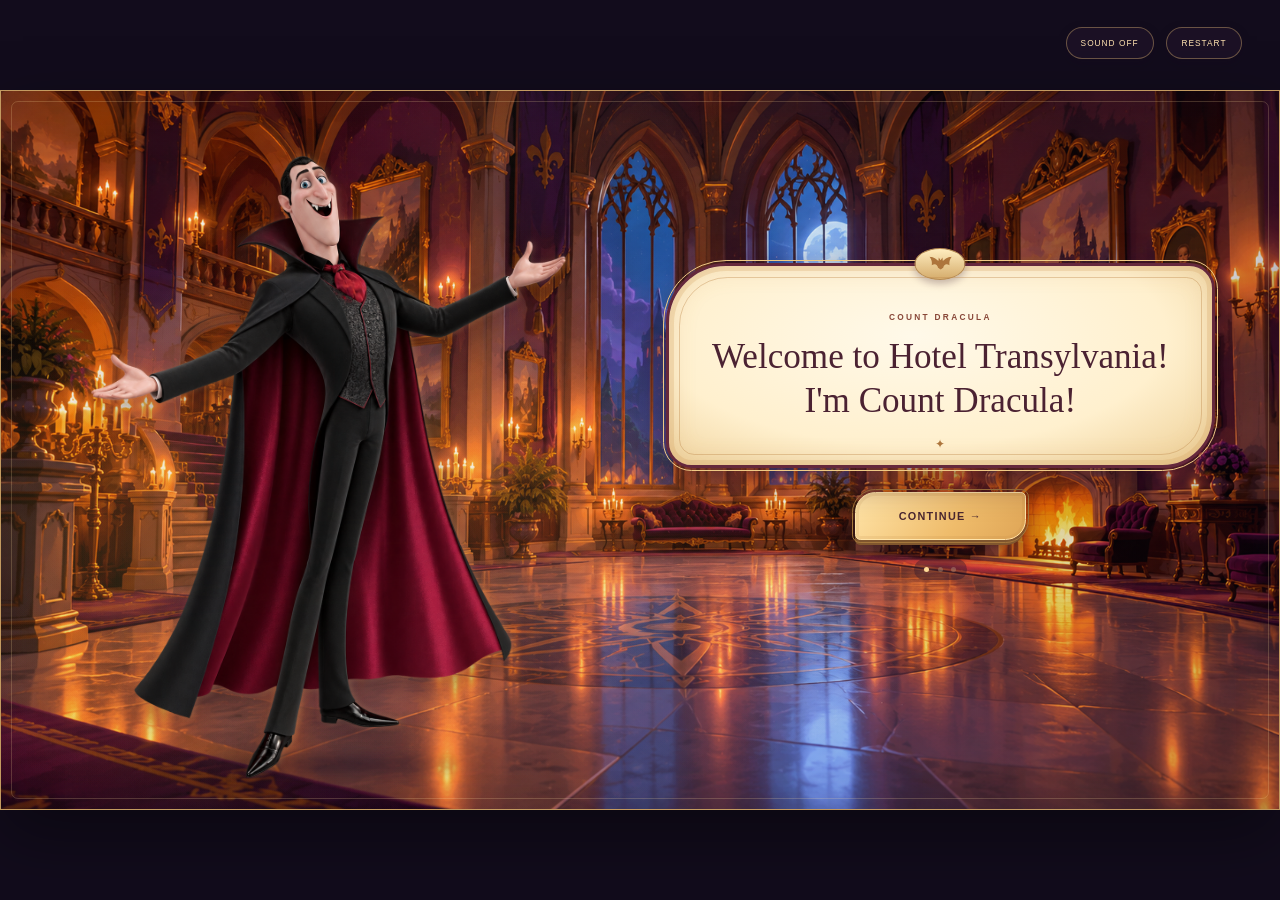
<file: index.html>
<!doctype html>
<html lang="en"><head><meta charset="utf-8"><meta name="viewport" content="width=device-width,initial-scale=1"><meta name="theme-color" content="#211632"><title>Hotel Transylvania · Dracula's Monster Check</title><link rel="stylesheet" href="style.css?v=20261024-word-first"><link rel="stylesheet" href="viewport.css?v=20261024-word-first"><script src="viewport.js?v=20261024-word-first" defer></script><script src="script.js?v=20261024-word-first" defer></script></head><body><div class="game-viewport"><div class="game-canvas"><div class="app"><header><a class="brand" href="index.html"><span class="brand-mark">✦</span> HOTEL TRANSYLVANIA <small>A HALLOWEEN ADVENTURE</small></a><div class="tools"><span id="pass">MONSTER PASS 0/5</span><button id="sound" aria-pressed="false" aria-label="Turn sound on">SOUND OFF</button><button id="restart">RESTART</button></div></header><main id="stage" tabindex="-1"></main><footer><span>MISSION 01 <i>✦</i> DRACULA'S MONSTER CHECK</span><div id="steps" aria-label="Mission progress"></div><span>ENTER IF YOU DARE. STAY IF YOU CARE.</span></footer></div></div></div><div id="live" class="sr-only" aria-live="polite"></div></body></html>
</file>
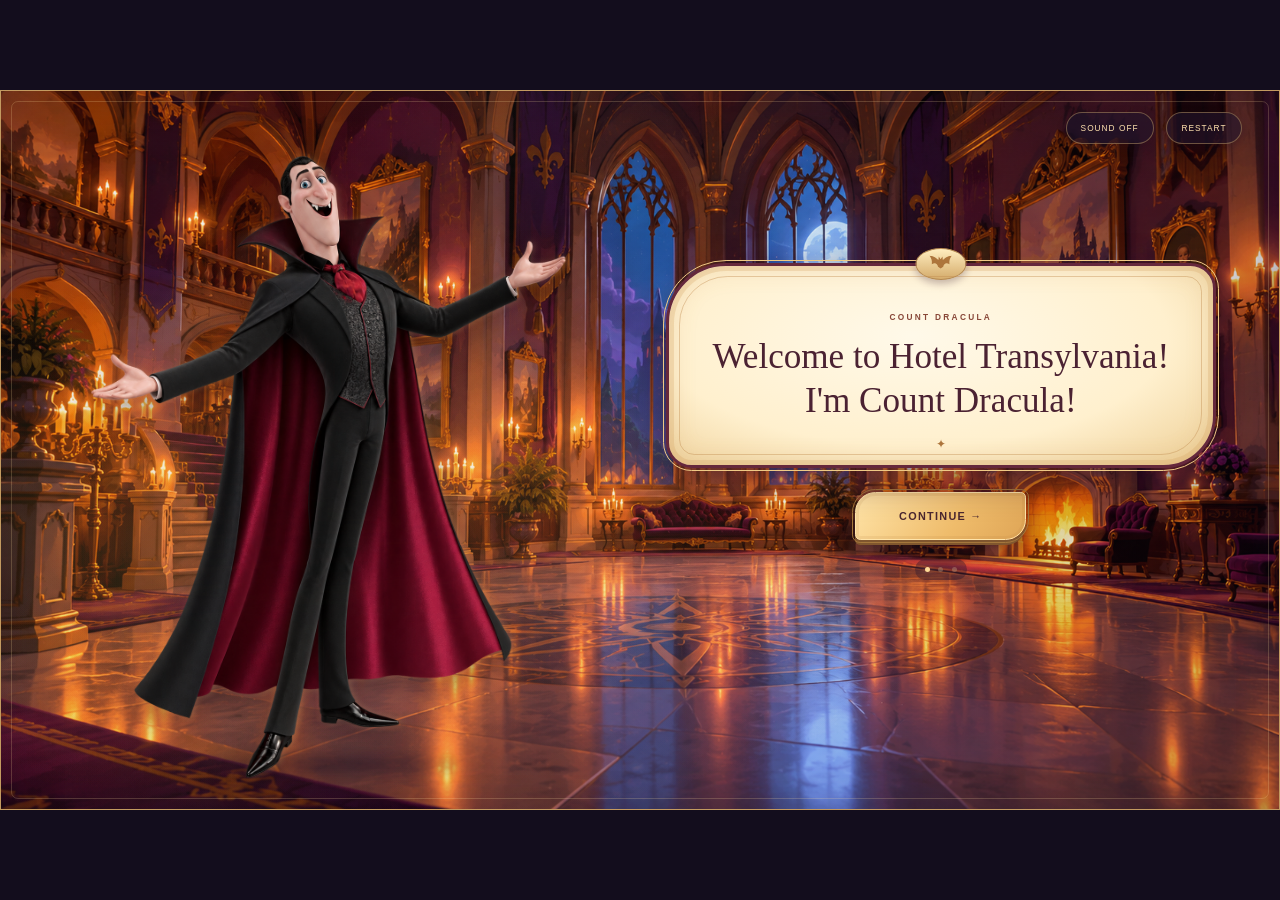
<file: embed-preview.html>
<!doctype html><html lang="en"><head><meta charset="utf-8"><meta name="viewport" content="width=device-width,initial-scale=1"><title>16:9 embed preview</title><style>html,body{margin:0;width:100%;height:100%;background:#130d1d;display:grid;place-items:center}.embed{width:min(100vw,calc(100vh * 16 / 9));aspect-ratio:16/9}iframe{width:100%;height:100%;display:block;border:0}</style></head><body><div class="embed"><iframe src="index.html?embed=1" title="Dracula's Monster Check" allow="autoplay; fullscreen; clipboard-write" allowfullscreen></iframe></div></body></html>
</file>
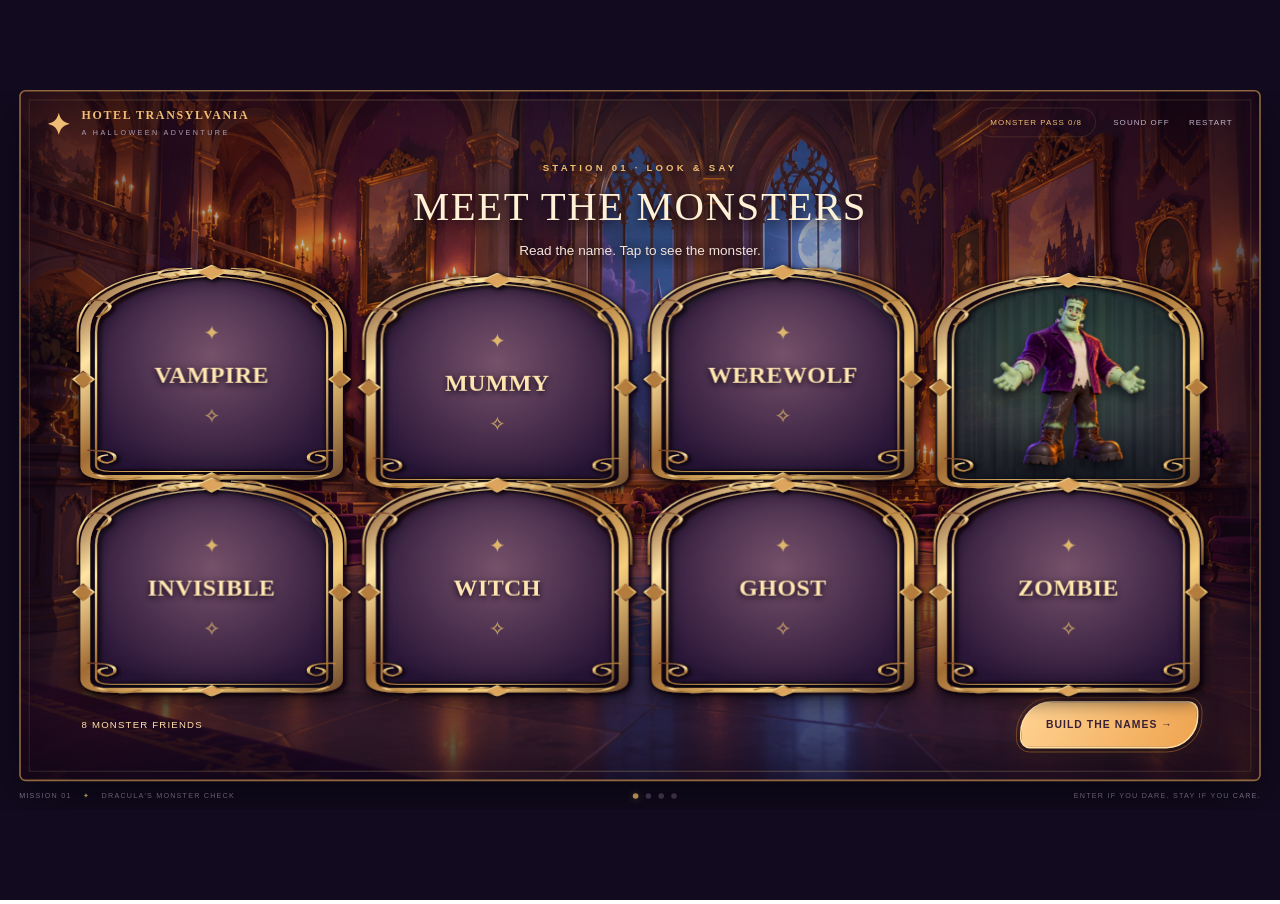
<file: tests/flip-preview.html>
<!doctype html><meta charset="utf-8"><style>body{margin:0}iframe{width:100vw;height:100vh;border:0}pre{display:none}</style><iframe src="../index.html"></iframe><script>
document.querySelector('iframe').onload=async function(){
 const w=this.contentWindow,d=w.document,results=[],check=(name,ok)=>results.push({name,ok:!!ok});
 w.eval("state={...fresh(),screen:'gallery'};render()");
 check('word is shown first',d.querySelector('.portrait-front strong')?.textContent==='VAMPIRE');
 check('picture is on reverse',!!d.querySelector('.portrait-back img'));
 check('eight portraits',d.querySelectorAll('[data-flip]').length===8);
 for(const b of d.querySelectorAll('[data-flip]')){b.click();check(b.dataset.flip+' flips',b.classList.contains('is-flipped')&&b.getAttribute('aria-pressed')==='true');b.click();check(b.dataset.flip+' returns',!b.classList.contains('is-flipped'));}
 d.querySelector('[data-flip="frankenstein-monster"]').click();
 await new Promise(r=>setTimeout(r,750));
 const back=d.querySelector('.is-flipped .portrait-back');check('long name fits',back.scrollHeight<=back.clientHeight);
 if(location.search.includes('victory')){
 w.eval("state={...fresh(),screen:'victory',complete:true,stamps:monsters.map(m=>m.id)};render()");
 check('key removed',!d.querySelector('.golden-key'));check('continue removed',!d.querySelector('#map'));check('only replay action',d.querySelectorAll('.victory-actions button').length===1&&!!d.querySelector('#play-again'));
 if(!location.search.includes('visual')){d.querySelector('#play-again').click();check('replay restarts',d.querySelector('#continue'));}}
 const pre=document.createElement('pre');pre.id='results';pre.textContent=JSON.stringify(results);document.body.append(pre);
};</script>
</file>
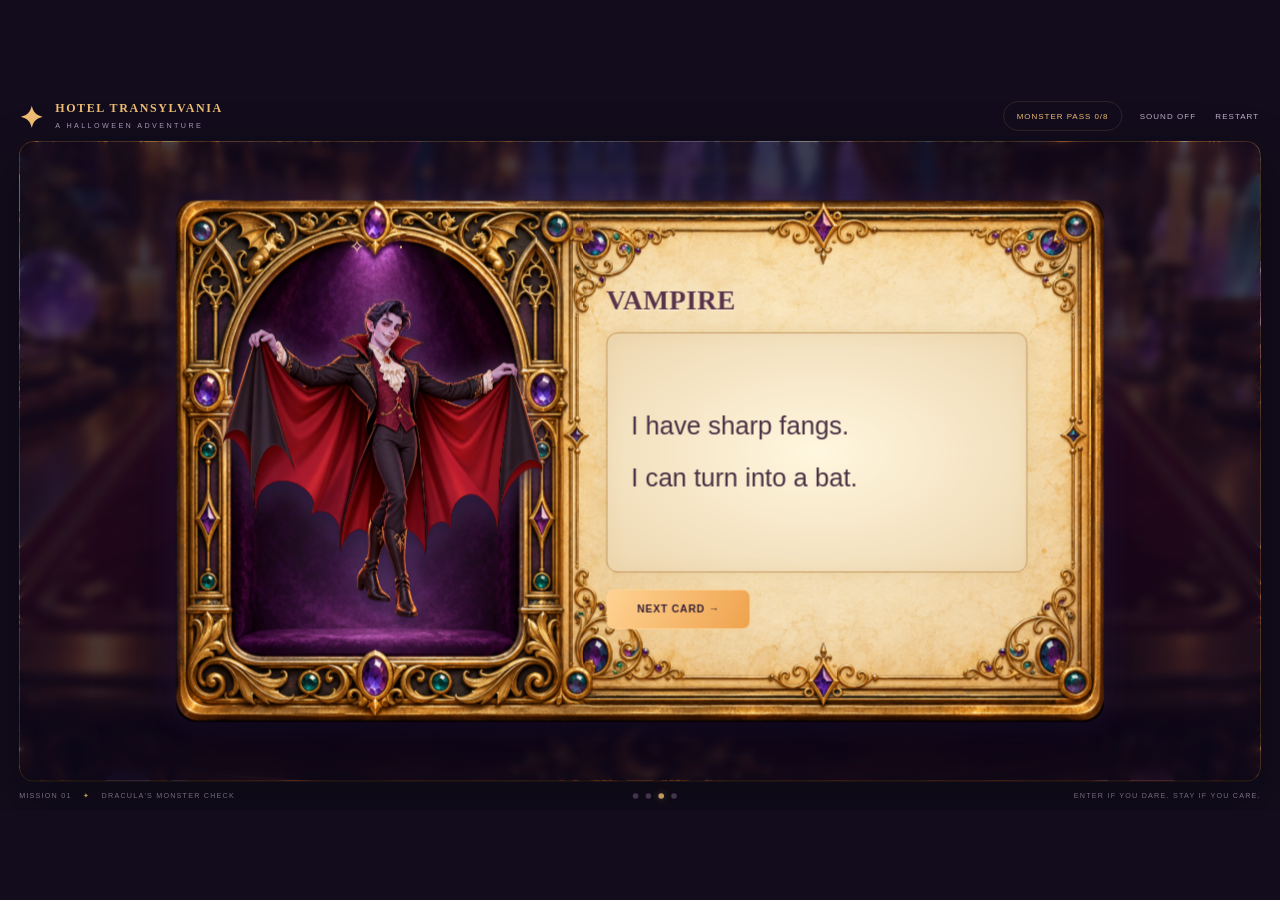
<file: tests/secret-card-preview.html>
<!doctype html><meta charset="utf-8"><title>Secret card checks</title><style>body{margin:0}iframe{width:100vw;height:100vh;border:0}pre{position:fixed;top:0;background:white;color:black;z-index:99}</style><iframe src="../index.html"></iframe><script>
if(location.search.includes('visual'))document.write('<style>pre{display:none}</style>');
const frame=document.querySelector('iframe');frame.onload=async()=>{
 const w=frame.contentWindow,d=w.document,checks=[];
 const check=(name,ok)=>checks.push({name,ok:!!ok});
 w.eval("state={...fresh(),screen:'card-table',station:'facts',activeCard:'mummy',cardDeck:monsters.filter(m=>m.id!=='mummy').map(m=>m.id)};render()");
 await new Promise(r=>setTimeout(r,700));
 for(const id of ['mummy','invisible-man','frankenstein-monster','werewolf','witch','ghost','zombie','vampire']){
  w.eval(`state.activeCard='${id}';render()`);
  const copy=d.querySelector('.secret-card-copy'),face=d.querySelector('.secret-card-face'),facts=d.querySelector('.secret-facts');
  check(id+' copy fits',copy.getBoundingClientRect().right<face.getBoundingClientRect().right);
  check(id+' facts fit',facts.scrollHeight<=facts.clientHeight);
  check(id+' next waits',d.querySelector('#keep-card').disabled);
 }
 const c=d.querySelector('canvas'),r=c.getBoundingClientRect();
 const pointer=(type,x,y)=>c.dispatchEvent(new w.PointerEvent(type,{clientX:r.left+x*r.width,clientY:r.top+y*r.height,pointerId:1,button:0,bubbles:true}));
 // Synthetic pointers cannot acquire capture; invoke the actual handlers with a capture stub.
 c.setPointerCapture=()=>{};
 pointer('pointerdown',.5,.5);pointer('pointermove',.55,.5);pointer('pointerup',.55,.5);
 check('short stroke keeps cover',!c.hidden);check('short stroke does not unlock next',d.querySelector('#keep-card').disabled);
 d.querySelector('#accessible-reveal').click();
 check('explicit reveal shows clues',c.hidden);check('explicit reveal unlocks next',!d.querySelector('#keep-card').disabled);
 await new Promise(r=>setTimeout(r,8500));
 check('card remains after eight seconds',!!d.querySelector('.secret-card-face'));
 const report=document.createElement('pre');report.id='results';report.textContent=JSON.stringify(checks,null,2);document.body.append(report);
};</script>
</file>
<file: style.css>
:root{color-scheme:dark;--ink:#fcf0dc;--muted:#bfb2cc;--gold:#efbd73;--purple:#22172f;--orange:#ffb85f}*{box-sizing:border-box}body{margin:0;background:#130e1d;color:var(--ink);font-family:Arial,Helvetica,sans-serif}button,a{-webkit-tap-highlight-color:transparent}button{font:inherit;cursor:pointer;color:inherit}button:disabled{cursor:default;opacity:.4}button:focus-visible,a:focus-visible{outline:3px solid #ffd28c;outline-offset:5px}button{transition:transform .2s,background .2s,box-shadow .2s}button:hover:not(:disabled){transform:translateY(-3px)}.app{max-width:1720px;margin:auto;padding:0 42px}header{height:100px;display:flex;align-items:center;justify-content:space-between;gap:20px}.brand{font:700 15px Georgia,serif;letter-spacing:2px;color:var(--gold);text-decoration:none;position:relative;padding-left:45px}.brand-mark{position:absolute;left:0;top:0;font-size:36px}.brand small{display:block;color:#a99bb8;font:9px Arial;letter-spacing:3px;margin-top:8px}.tools{display:flex;align-items:center;gap:20px;font-size:10px;letter-spacing:1.2px}.tools button,.text-btn{border:0;background:none;color:var(--muted);font-size:10px;letter-spacing:1.3px;padding:12px 2px}#pass{color:var(--gold);border:1px solid #8f6f494f;padding:12px 16px;border-radius:30px}main{position:relative;min-height:680px;overflow:hidden;border:1px solid #ab865052;border-radius:18px;background:linear-gradient(#1e122ee8,#1c1024db),url('assets/castle-interior.png') center/cover;box-shadow:0 25px 70px #0005;padding:40px 48px;isolation:isolate}main:after{content:'';pointer-events:none;position:absolute;inset:8px;border:1px solid #dfb57b18;border-radius:12px;z-index:-1}main.start{background:linear-gradient(90deg,#180f24ed 0%,#1d122bd9 28%,#20152b33 75%),url('assets/hotel-gate.png') center/cover;min-height:690px;display:flex;align-items:center}.start-copy{position:relative;z-index:2;max-width:600px;padding:30px 10px}.eyebrow{font-size:10px;font-weight:700;letter-spacing:3px;color:var(--gold);margin:0 0 20px}h1{font:normal clamp(30px,3.5cqw,54px)/1.12 Georgia,serif;margin:0 0 18px;text-wrap:balance}.start h1{font-size:clamp(46px,5.1cqw,76px);line-height:1.06;letter-spacing:-2px}em{color:var(--gold);font-weight:normal}.subtitle{font-size:14px;line-height:1.9;color:#d1c5d8;margin:0 0 28px}.primary{border:1px solid #ffd798;background:linear-gradient(120deg,#ffd393,#efa34e);color:#382137;border-radius:7px;padding:17px 25px;font-size:11px;font-weight:800;letter-spacing:1.3px;box-shadow:0 5px 22px #e99e3820;min-height:48px}.primary span{margin-left:30px}.primary:disabled{filter:grayscale(.5)}.secondary{background:#34243e;border:1px solid #a7845b6b;border-radius:7px;padding:15px 21px;font-size:11px;letter-spacing:.7px;min-height:48px}.fine{color:#c4b3c8;font-size:10px;line-height:1.8;letter-spacing:1.2px;margin-top:24px}.host{position:absolute;right:0;bottom:-30px;width:59%;height:104%;object-fit:contain;filter:drop-shadow(0 15px 25px #09041266);z-index:1;pointer-events:none}.welcome-plaque{position:absolute;right:6%;bottom:30px;border-block:1px solid #d1ad6766;color:#f4d6a0;font:10px Georgia;letter-spacing:3px;padding:12px;z-index:2}footer{min-height:76px;display:flex;justify-content:space-between;align-items:center;gap:20px;color:#8e819d;font-size:9px;letter-spacing:1.5px}footer i{font-style:normal;color:var(--gold);margin:0 10px}#steps,.dialogue-dots{display:flex;gap:9px}.step{display:inline-block;width:7px;height:7px;border-radius:50%;background:#51415e}.step.active{background:var(--gold);box-shadow:0 0 9px #edbb6666}.heading{text-align:center;max-width:920px;margin:10px auto 30px}.heading .eyebrow{margin-bottom:14px}.heading h1{font-size:clamp(28px,3.1cqw,44px)}.cards{display:grid;gap:18px;margin:0 auto;max-width:1200px}.five{grid-template-columns:repeat(5,minmax(0,1fr))}.three{grid-template-columns:repeat(3,minmax(0,1fr));max-width:850px;gap:24px}.portrait{position:relative;display:flex;flex-direction:column;align-items:center;background:linear-gradient(160deg,#48314d99,#24182ec9);border:1px solid #ad855d80;border-radius:100px 100px 10px 10px;padding:10px 8px 18px;box-shadow:inset 0 0 25px #0f081d55;min-width:0}.portrait:before{content:'✦';color:#bd9058;position:absolute;top:9px;z-index:1;font-size:11px}.portrait-art{position:relative;width:100%;aspect-ratio:0.76;display:block}.portrait img{width:100%;height:100%;object-fit:contain;position:relative;z-index:1;filter:drop-shadow(0 10px 12px #10091870);transition:transform .3s}.portrait:hover img{transform:scale(1.055)}.portrait-halo{position:absolute;inset:20% 0 0;background:radial-gradient(ellipse,#c9817330,transparent 70%)}.portrait-name{font:700 12px/1.5 Georgia;letter-spacing:1px;min-height:36px;display:flex;align-items:center;text-align:center}.card-meta{font-size:8px;letter-spacing:1.5px;color:var(--gold);margin-top:10px}.gallery-bottom{display:flex;align-items:center;justify-content:space-between;margin:32px auto 5px;font-size:10px;letter-spacing:1.5px;max-width:1200px;color:var(--muted)}.dots{margin-left:15px;color:var(--gold);letter-spacing:5px}.back{position:absolute;top:20px;left:30px;z-index:3}.profile-layout{display:grid;grid-template-columns:1fr 1fr;align-items:center;max-width:1000px;margin:auto;min-height:590px;gap:45px}.profile-art{height:520px;background:radial-gradient(ellipse,#b4787544,transparent 65%)}.profile-art img{width:100%;height:100%;object-fit:contain}.profile-copy .heading{text-align:left;margin-bottom:28px}.facts p{display:flex;gap:20px;font-size:18px;line-height:1.6}.facts p span{color:var(--gold);font:12px Georgia;padding-top:8px}.ability{border-top:1px solid #a4825944;padding-top:24px;margin:26px 0}.ability span{display:block;font-size:9px;letter-spacing:2px;color:var(--muted);margin-bottom:10px}.ability strong{font:16px Georgia;color:var(--gold);letter-spacing:1px}.intro,.transition{display:flex;align-items:center;justify-content:center;gap:15px}.dialogue-host{width:44%;height:580px;object-fit:contain}.speech{width:50%;max-width:530px;padding:40px;background:#2b1c37e8;border:1px solid #aa805c6b;border-radius:18px}.speech .heading{text-align:left}.speech h1{font-size:35px}.dialogue-dots{margin-top:30px}.feedback-row{display:flex;justify-content:center;align-items:center;gap:24px;min-height:80px;margin-top:16px}#feedback{font-size:14px;line-height:1.6}.correct{color:#f3ce88}.retry{color:#ffc6ad}.chosen{border-color:#ffd28b;box-shadow:0 0 25px #ffbf5b44!important;opacity:1!important}.portrait:disabled:not(.chosen){opacity:.5}.shadow-card{position:relative;background:radial-gradient(ellipse at bottom,#5d485f66,transparent);border:1px solid #91739155;border-radius:12px;padding:10px;color:var(--muted)}.shadow-card img{width:100%;height:230px;object-fit:contain;filter:brightness(0) drop-shadow(0 0 2px #b499ce99);opacity:.9}.shadow-card span{display:block;font-size:10px;letter-spacing:2px;margin:14px}.shadow-card.selected{border-color:var(--gold);box-shadow:0 0 20px #d3a06222}.shadow-card.matched{opacity:1;border-color:#f5c36e}.shadow-card.matched img{filter:none}.name-choices{display:flex;justify-content:center;gap:14px;flex-wrap:wrap;margin-top:25px}.candles{display:flex;justify-content:center;gap:30px;margin-top:-15px;margin-bottom:20px}.candle{color:#6c5a76;font-size:26px;position:relative}.candle.lit{color:#ffe2a8;text-shadow:0 -10px 12px #ffb34b}.candle.lit:before{content:'♦';position:absolute;font-size:16px;top:-11px;left:2px;color:#ffc46d;filter:drop-shadow(0 0 8px #ff9e2b)}.passport{display:flex;justify-content:center;gap:12px;margin-top:24px}.passport-tile{border:1px dashed #836b8a;border-radius:5px;padding:10px 13px;color:#83718d;display:flex;align-items:center;gap:8px}.passport-tile small{font-size:7px;letter-spacing:.7px}.passport-tile.stamped{color:#f3c47e;border-color:#e3ac64;background:#a26a2420}.power-magic{position:absolute;top:20%;font-size:70px;color:#ffda88;z-index:3;animation:magic 1s ease-in-out infinite alternate}.effect-vampire img{animation:fly 1.4s ease-in-out infinite}.effect-werewolf{background:radial-gradient(circle at top,#f4daa164,#34233d)}.effect-invisible-man img{animation:vanish 1.7s infinite alternate}.effect-frankenstein-monster img{animation:flex .5s infinite alternate}.effect-mummy img{animation:sway .9s infinite alternate}.victory{text-align:center}.victory .heading{margin-bottom:20px}.award{max-width:600px;margin:auto;border:1px solid var(--gold);outline:1px solid #c18d4f44;outline-offset:-9px;background:radial-gradient(ellipse at top,#73513655,#291b36);border-radius:12px;padding:28px 30px 10px;position:relative}.award h2{font:32px/1.2 Georgia;letter-spacing:3px;margin:12px}.award>p:not(.eyebrow){font-size:9px;letter-spacing:1.6px;color:#dfc8ad}.award p span{padding:0 8px}.seal{width:80px;height:80px;object-fit:contain;position:absolute;right:-24px;top:-22px}.mini-monsters{display:flex;justify-content:center;height:110px}.mini-monsters img{width:20%;height:100%;object-fit:contain}.victory-actions{display:flex;gap:16px;justify-content:center;flex-wrap:wrap;margin-top:28px}.sr-only{position:absolute;width:1px;height:1px;padding:0;margin:-1px;overflow:hidden;clip:rect(0,0,0,0);white-space:nowrap;border:0}[hidden]{display:none!important}.shake{animation:shake .3s}.powers .portrait-art{aspect-ratio:.88}@keyframes shake{25%,75%{transform:translateX(-5px)}50%{transform:translateX(5px)}}@keyframes magic{to{transform:translateY(-35px) rotate(12deg);opacity:.3}}@keyframes fly{50%{transform:translate(12px,-20px) rotate(5deg)}}@keyframes vanish{to{opacity:.12}}@keyframes flex{to{transform:scale(1.08)}}@keyframes sway{to{transform:rotate(5deg)}}@container game (min-width:1500px){main{min-height:760px}.portrait-art{max-height:340px}.start{min-height:760px!important}}@container game (max-width:1050px){.app{padding:0 22px}header{height:90px}.tools{gap:12px}.brand{font-size:12px}.brand small{font-size:7px}.tools button{font-size:9px}main{padding:35px 25px;min-height:610px}.portrait-name{font-size:10px}.five{gap:10px}.portrait{padding:8px 4px 16px}.subtitle{font-size:13px}.start-copy{max-width:55%}.host{right:-7%;width:65%}.passport-tile{padding:8px}.profile-layout{gap:20px}.speech{padding:25px}.speech h1{font-size:30px}footer>span:last-child{display:none}}@container game (max-width:700px){.app{padding:0 12px}header{height:auto;min-height:100px;flex-wrap:wrap;justify-content:center;padding:20px 0 14px;gap:16px}.brand{font-size:13px}.tools{width:100%;justify-content:center;gap:22px}.tools #pass{font-size:9px;padding:9px 12px}main{padding:28px 18px;min-height:650px;border-radius:12px}.start{align-items:flex-start!important;min-height:790px!important;background-position:60% center!important}.start-copy{max-width:100%;padding:12px 2px}.start h1{font-size:46px}.start .subtitle{max-width:280px}.host{width:90%;height:52%;right:-16%;bottom:-15px}.welcome-plaque{left:20px;right:auto;bottom:25px;font-size:8px}.eyebrow{font-size:8px;letter-spacing:2px}.fine{font-size:8px}.heading h1{font-size:28px}.heading{margin-bottom:24px}.five{grid-template-columns:repeat(2,minmax(0,1fr));gap:16px}.portrait-art{aspect-ratio:1}.portrait-name{font-size:11px}.five .portrait:last-child{grid-column:1/-1;width:calc(50% - 8px);justify-self:center}.gallery-bottom{flex-direction:column;gap:22px;font-size:9px}.gallery-bottom .primary{width:100%}.three{gap:8px}.three .portrait{border-radius:65px 65px 8px 8px}.three .portrait-art{aspect-ratio:.65}.three .portrait-name{font-size:8px;letter-spacing:.3px}.profile-layout{grid-template-columns:1fr;gap:0;padding-top:25px}.profile-art{height:300px}.profile-copy .heading{text-align:center;margin-top:0}.profile-copy .facts{max-width:340px;margin:auto}.facts p{font-size:16px}.profile-copy{text-align:center}.facts{text-align:left}.ability{margin:20px 0}.intro,.transition{flex-direction:column;gap:0}.dialogue-host{width:100%;height:320px}.speech{width:100%;padding:25px}.speech h1{font-size:27px}.shadow-card{padding:3px}.shadow-card img{height:170px}.shadow-card span{font-size:8px;margin:10px 0}.name-choices{gap:8px}.name-choices button{font-size:9px;padding:12px}.feedback-row{flex-direction:column;gap:4px;text-align:center}.passport{gap:5px;flex-wrap:wrap}.passport-tile small{font-size:7px}.powers .portrait-art{aspect-ratio:1.1}.award{padding:26px 14px 10px}.award h2{font-size:26px}.award>p:not(.eyebrow){font-size:7px;letter-spacing:1px}.seal{width:65px;right:-12px;top:-25px}.victory-actions{gap:12px}.victory-actions button{width:100%}.victory .heading h1{font-size:31px}.mini-monsters{height:90px}footer{font-size:7px;letter-spacing:.7px;min-height:65px}#steps{gap:6px}.step{width:6px;height:6px}}@media(prefers-reduced-motion:reduce){*,*:before,*:after{animation:none!important;transition:none!important;scroll-behavior:auto!important}}

main:focus{outline:none}.feedback-stamp{width:40px;height:40px;object-fit:contain;vertical-align:middle;margin-right:10px;animation:stamp-in .4s ease-out}.start:before{content:"✦       ·                ✧                ·";position:absolute;inset:10% 7% auto 35%;color:#f8d28f66;letter-spacing:30px;white-space:pre;pointer-events:none;animation:sparkle 5s ease-in-out infinite alternate}.round .heading h1{font-size:clamp(25px,2.5cqw,38px)}@keyframes stamp-in{from{transform:scale(1.6) rotate(-20deg);opacity:0}to{transform:scale(1);opacity:1}}@keyframes sparkle{to{opacity:.15;transform:translateY(-20px)}}
.hint-glow{outline:3px solid var(--gold);outline-offset:4px;box-shadow:0 0 25px #ffc76b55}.listen-button{min-height:48px;padding:12px 20px;margin-top:12px;font-size:13px}.profile-copy .listen-button{display:block}.heading .listen-button{margin-top:-10px}
/* A castle scene with five gilded, individually lit portraits. */
.profile-layout{max-width:1180px;gap:50px;grid-template-columns:1fr 1.15fr}.profile-copy .facts p{font-size:clamp(24px,2.2cqw,32px);line-height:1.5;margin:24px 0}.profile-copy .facts p span{font-size:16px;padding-top:8px}.ability strong{font-size:25px}.ability span{font-size:12px}.profile-copy .primary{font-size:14px}.profile-copy .eyebrow{font-size:12px}.profile-copy .listen-button{font-size:14px}.back{font-size:12px}
body:has(main.gallery){background:#120b20}body:has(main.gallery) .app{max-width:1800px;padding:0 24px;position:relative}body:has(main.gallery) header{position:absolute;left:58px;right:58px;top:0;z-index:3;height:82px}.gallery{min-height:760px;aspect-ratio:16/9;padding:105px 48px 34px;margin-top:18px;background:linear-gradient(180deg,#1a0c2470,#1b0b2930 47%,#150b22b3),url('assets/castle-interior.png') center/cover;border:2px solid #91683e;border-radius:8px;box-shadow:inset 0 0 70px #0a0215bb,0 20px 60px #0008}.gallery:before{content:'';position:absolute;inset:10px;border:1px solid #e9c58250;pointer-events:none;z-index:-1;background:radial-gradient(ellipse at 50% 15%,#f6c57c13,transparent 48%)}.gallery:after{inset:0;border:0;border-radius:0;background:linear-gradient(90deg,#17081680,transparent 18%,transparent 82%,#17081680);z-index:-1}.gallery .heading{margin:0 auto 26px;max-width:1000px;text-shadow:0 3px 14px #080011}.gallery .heading h1{font-size:clamp(32px,3.6cqw,58px);letter-spacing:2px;margin-bottom:12px;color:#fff1d5}.gallery .heading .eyebrow{font-size:12px;letter-spacing:4px}.gallery .subtitle{font-size:17px;line-height:1.6;color:#f3e3db;margin:0}.gallery .cards{max-width:1420px;gap:21px;align-items:center;padding:0 8px}.gallery .portrait{--theme-rgb:186,71,86;position:relative;padding:30px 16px 24px;background:radial-gradient(ellipse at 50% 38%,rgba(var(--theme-rgb),.3),transparent 63%),linear-gradient(#211022e0,#35152bd9 70%,#130b1aeb);border:0;border-radius:48% 48% 14px 14px;box-shadow:0 15px 24px #05020a99,inset 0 -30px 40px #0a061133;isolation:isolate;overflow:visible;min-height:0}.gallery .portrait:before{content:'';position:absolute;inset:-10px -9px;background:url('assets/gallery-frame.svg') center/100% 100% no-repeat;z-index:4;pointer-events:none;filter:drop-shadow(0 1px 3px #0a030d);transition:filter .25s}.gallery .portrait:after{content:'';position:absolute;inset:15px 12px 20px;border-radius:48% 48% 12px 12px;background:repeating-linear-gradient(90deg,#ffffff02 0 8px,#00000015 9px 16px);pointer-events:none;z-index:-1}.gallery .theme-mummy{--theme-rgb:219,175,75;background:radial-gradient(ellipse at 50% 45%,#e5ba5b40,transparent 65%),linear-gradient(#33222bdc,#5c3928dc 70%,#20131a)}.gallery .theme-werewolf{--theme-rgb:164,154,220;background:radial-gradient(circle at 75% 26%,#e0d4b980 0 9%,#c9c1e713 10% 18%,transparent 28%),linear-gradient(#24253ddd,#3b2527eb 70%,#16131e)}.gallery .theme-frankenstein-monster{--theme-rgb:112,223,156;background:radial-gradient(ellipse at 50% 45%,#7fe69a38,transparent 60%),repeating-linear-gradient(90deg,#809a8d09 0 22px,#00000011 23px 25px),linear-gradient(#1c2f30ee,#282c36ee 70%,#141a22)}.gallery .theme-invisible-man{--theme-rgb:177,153,232;background:radial-gradient(ellipse at 60% 40%,#c5b2e63b,transparent 60%),linear-gradient(#2d2344eb,#423048d9 65%,#1b132a)}.gallery .portrait-art{aspect-ratio:.83;max-height:315px;min-height:190px}.gallery .portrait img{padding:0 0 6px;filter:drop-shadow(0 8px 7px #03020b99);z-index:2}.gallery .portrait-halo{inset:5% 0 12%;background:radial-gradient(ellipse at bottom,rgba(var(--theme-rgb),.5),transparent 72%);z-index:0}.gallery .portrait-platform{position:absolute;bottom:3%;left:13%;right:13%;height:9%;border-radius:50%;background:radial-gradient(ellipse,#05000bbb,rgba(var(--theme-rgb),.2) 60%,transparent 68%);box-shadow:0 9px 10px #0005;z-index:1}.gallery .portrait-name{font-size:clamp(11px,1.05cqw,16px);min-height:43px;line-height:1.4;color:#ffe5b1;letter-spacing:1px;padding:6px 5px 0;text-shadow:0 2px 5px #000}.gallery .card-meta{font-size:10px;color:#f7d391;letter-spacing:1.4px;margin-top:10px}.gallery .portrait:hover:before,.gallery .portrait:focus-visible:before{filter:drop-shadow(0 0 9px #ffd17c80) brightness(1.2)}.gallery .portrait:hover{transform:translateY(-6px)}.gallery .portrait:nth-child(2),.gallery .portrait:nth-child(4){transform:translateY(10px)}.gallery .portrait:nth-child(2):hover,.gallery .portrait:nth-child(4):hover{transform:translateY(4px)}.gallery-bottom{max-width:1420px;margin-top:40px;color:#ffe1ad;font-size:12px;letter-spacing:1.5px;padding:0 12px}.gallery-bottom>span{display:flex;flex-direction:column;align-items:center;gap:12px}.medallions{display:flex;gap:14px}.medallion{display:grid;place-items:center;width:28px;height:28px;border:2px solid #b78c52;border-radius:50%;font-size:13px;color:#937653;background:radial-gradient(circle,#3f253d,#1a1124);box-shadow:0 3px 8px #0008,inset 0 0 0 3px #191020}.medallion.lit{color:#fff0b0;border-color:#ffe2a0;background:radial-gradient(circle,#e4a947,#643121);box-shadow:0 0 15px #efb45a80,inset 0 0 0 3px #6e3d28}.gallery-bottom .primary{border-radius:40px 12px 40px 12px;border:2px solid #ffe0a2;outline:1px solid #87532d;outline-offset:4px;font-size:13px;padding:20px 30px;box-shadow:0 6px 24px #08030e99,0 0 26px #e7a34933}.gallery-bottom .primary:disabled{opacity:.65}.gallery .tools{font-size:11px}
/* Word-order puzzle, keyboard and touch friendly. Native dialog traps focus. */
#shadow-dialog{color:var(--ink);background:radial-gradient(ellipse at 50% 0,#684052,#291a37 58%);border:2px solid #ddb878;border-radius:22px;box-shadow:0 0 0 7px #28172c,0 0 0 8px #a9814e,0 30px 100px #000c;padding:30px 38px;max-width:720px;width:calc(100% - 40px);max-height:calc(100dvh - 40px);overflow-y:auto;text-align:center}#shadow-dialog::backdrop{background:#0d0613b8;backdrop-filter:blur(7px)}.dialog-close{position:absolute;right:15px;top:12px;border:0;background:#201329;color:#eac58d;border-radius:50%;width:44px;height:44px;font-size:28px}.dialog-monster{height:135px;margin:0 auto 5px}.dialog-monster img{height:100%;width:100%;object-fit:contain;filter:drop-shadow(0 7px 9px #0006)}#shadow-dialog h2{font:34px/1.2 Georgia;margin:8px 0 12px}#shadow-dialog .eyebrow{font-size:11px;margin:12px 0}.word-instruction{font-size:19px;line-height:1.5}.word-answer{min-height:83px;border:1px dashed #cfa37599;background:#160f2280;border-radius:12px;padding:13px;display:flex;gap:9px;justify-content:center;align-items:center;flex-wrap:wrap}.word-placeholder{color:#b7a3c2;font-size:16px}.word-bank{display:flex;gap:10px;flex-wrap:wrap;justify-content:center;margin:20px 0}.word-token{border:1px solid #d8b77e;background:linear-gradient(#fce1ad,#e9b66e);color:#342039;border-radius:8px;padding:11px 18px;min-height:48px;font-size:21px;font-weight:700;box-shadow:0 4px 0 #8d5b37}.word-token.placed{background:linear-gradient(#564064,#3b284d);color:#fff0d3;box-shadow:0 3px 0 #160d20}.word-token:disabled{opacity:.18;box-shadow:none}.word-tip{font-size:13px;color:#cdbbda}.word-actions{display:flex;justify-content:center;gap:14px;flex-wrap:wrap}.word-actions .primary,.word-actions .secondary{font-size:12px}#word-feedback{font-size:17px;line-height:1.5;color:#ffdd9a;min-height:26px}.shadow-card span{font-size:13px}.name-choices .secondary{font-size:14px}#feedback{font-size:18px}.subtitle{font-size:17px}
@container game (min-width:1550px){.gallery{padding-top:112px}.gallery .portrait-art{max-height:360px}.gallery .heading{margin-bottom:36px}.gallery-bottom{margin-top:45px}}@container game (max-width:1100px){body:has(main.gallery) header{left:45px;right:45px}.gallery{padding:102px 25px 30px;aspect-ratio:auto;min-height:720px}.gallery .cards{gap:15px}.gallery .portrait{padding:25px 9px 20px}.gallery .portrait-art{min-height:160px}.gallery .portrait-name{font-size:11px}.gallery .card-meta{font-size:8px}.gallery .subtitle{font-size:15px}.gallery .brand{font-size:11px}.gallery-bottom .primary{font-size:11px;padding:18px 23px}.profile-layout{gap:25px}.profile-copy .facts p{font-size:25px}.ability strong{font-size:22px}}
@container game (max-width:700px){body:has(main.gallery) .app{padding:0 12px}body:has(main.gallery) header{position:relative;left:auto;right:auto;top:auto;height:auto;padding-bottom:18px}.gallery{margin-top:0;padding:35px 17px 30px;min-height:650px;background-position:center top}.gallery .heading h1{font-size:30px;letter-spacing:.5px}.gallery .heading .eyebrow{font-size:10px;letter-spacing:2px}.gallery .subtitle{font-size:16px}.gallery .cards{padding:0 3px;gap:27px 18px}.gallery .portrait{padding:25px 8px 22px}.gallery .portrait-art{min-height:0;aspect-ratio:.85}.gallery .portrait-name{font-size:12px;letter-spacing:.5px;min-height:42px}.gallery .card-meta{font-size:8px}.gallery .portrait:nth-child(2),.gallery .portrait:nth-child(4){transform:none}.gallery .portrait:before{inset:-8px -6px}.gallery-bottom{margin-top:36px;padding:0;gap:28px;font-size:12px}.gallery-bottom .primary{font-size:12px}.profile-copy .facts p{font-size:23px;line-height:1.5;gap:14px}.profile-copy .facts p span{font-size:14px}.ability strong{font-size:23px}.profile-copy .primary{font-size:12px}.profile-copy .listen-button{margin-inline:auto}.profile-copy .eyebrow{font-size:10px}.profile-art{height:300px}.profile-layout{gap:0}.subtitle{font-size:16px}.name-choices .secondary{font-size:12px}.shadow-card span{font-size:10px}.word-token{font-size:19px;padding:10px 14px}#shadow-dialog{padding:24px 19px;width:calc(100% - 30px)}#shadow-dialog h2{font-size:28px}.dialog-monster{height:105px}.word-instruction{font-size:17px}.word-answer{min-height:115px}.word-actions button{width:100%}.word-tip{font-size:12px}.word-bank{gap:9px}#feedback{font-size:16px}}
.gallery{width:100%;min-width:0}
/* The monster dossier is an illuminated portrait in the castle gallery. */
main.profile{--profile-glow:162,42,65;background:radial-gradient(ellipse at 15% 47%,rgba(var(--profile-glow),.18),transparent 48%),linear-gradient(90deg,#170d247a,#160c27c7 70%),url('assets/castle-interior.png') center/cover;padding:22px 42px 35px;border-color:#b18a53;min-height:770px}.profile.profile-mummy{--profile-glow:183,134,52}.profile.profile-werewolf{--profile-glow:143,108,83}.profile.profile-frankenstein-monster{--profile-glow:64,143,105}.profile.profile-invisible-man{--profile-glow:123,89,166}.profile-topbar{display:flex;justify-content:space-between;align-items:center;gap:20px;max-width:1270px;margin:0 auto 28px;position:relative;z-index:2}.profile-topbar .back{position:static;color:#e7cda9;min-height:48px;font-size:11px}.profile-progress{display:flex;gap:12px;align-items:center;padding:9px 15px;border:1px solid #bf925466;border-radius:6px;background:linear-gradient(110deg,#503041b0,#20152cda);box-shadow:inset 0 0 0 3px #c9a0600a}.profile-progress>span{color:#e9be76;width:34px;height:28px}.profile-progress svg{width:100%;height:100%}.profile-progress small{display:block;font-size:8px;color:#cbb5ca;letter-spacing:1.7px;margin-bottom:6px}.profile-progress strong{display:block;font-size:11px;letter-spacing:1.3px;color:#fbdba4}.profile-progress-gems{display:flex;gap:7px;margin-left:10px}.profile-progress-gems i{width:9px;height:9px;border:1px solid #bd955f;background:#342038;transform:rotate(45deg)}.profile-progress-gems i.lit{background:#ffcf7d;box-shadow:0 0 8px #ffbf6580}.profile .profile-layout{max-width:1200px;grid-template-columns:minmax(0,.9fr) minmax(0,1.1fr);gap:65px;min-height:0;align-items:center}.profile-display{position:relative;padding:12px 24px 0;max-width:490px;width:100%;justify-self:center;isolation:isolate}.profile-display:before{content:'';position:absolute;inset:10px 9px 25px;background:url('assets/gallery-frame.svg') center/100% 100% no-repeat;pointer-events:none;z-index:3;filter:drop-shadow(0 6px 8px #07020c80)}.profile-crest{position:absolute;top:-12px;left:50%;transform:translateX(-50%);z-index:4;width:85px;height:52px;color:#e8bb71;background:radial-gradient(ellipse,#662c3e 10%,#2c1428 65%,transparent 68%);filter:drop-shadow(0 3px 4px #140610)}.profile-crest svg{width:100%;height:100%}.profile .profile-art{position:relative;height:535px;margin:5px 0 0;isolation:isolate;background:radial-gradient(ellipse at 50% 45%,rgba(var(--profile-glow),.35),transparent 70%);border-radius:48% 48% 0 0;overflow:hidden}.velvet-glow{position:absolute;inset:10px 0 0;z-index:-1;border-radius:50% 50% 0 0;background:repeating-linear-gradient(90deg,#08051466 0,#17081922 7%,rgba(var(--profile-glow),.3) 12%,#11091877 19%),linear-gradient(rgba(var(--profile-glow),.6),#1a0d20);box-shadow:inset 0 0 65px #100715bb}.profile .profile-art>img{position:relative;z-index:2;padding:27px 6px 42px;filter:drop-shadow(0 15px 10px #0a031380)}.profile-pedestal{position:absolute;z-index:1;bottom:34px;left:9%;right:9%;height:39px;border-radius:50%;background:radial-gradient(ellipse at 50% 20%,#b9956944,#423046 62%,#160c21 65%);border:1px solid #b88c4e70;box-shadow:0 12px 0 #201328,0 13px 0 1px #bd935855,0 20px 18px #06020b80}.portrait-plaque{position:relative;z-index:5;margin:-19px auto 0;text-align:center;width:max-content;max-width:90%;padding:10px 23px;background:linear-gradient(#583044,#2b172c);border:1px solid #ddb67a;outline:1px solid #684931;outline-offset:3px;color:#f5d797;font:12px/1.5 Georgia;letter-spacing:2px;border-radius:3px;box-shadow:0 6px 12px #0008}.profile-candle{position:absolute;bottom:70px;width:12px;height:40px;background:linear-gradient(90deg,#a47348,#f3d6a0,#be925d);z-index:3;border-radius:2px;box-shadow:0 0 35px #ffb34433}.profile-candle.left{left:7%}.profile-candle.right{right:7%}.profile-candle:before{content:'';position:absolute;top:-19px;left:2px;width:9px;height:20px;border-radius:70% 20% 60% 40%;background:linear-gradient(#ff8c3f,#ffeeb3);box-shadow:0 0 14px 6px #ffba5d55;animation:candle-glow 2.4s ease-in-out infinite alternate}.profile-candle:after{content:'';position:absolute;bottom:-8px;left:-7px;width:26px;height:7px;border-radius:50%;background:#c39456;box-shadow:0 6px 0 -2px #8e613f}.profile-copy{min-width:0}.profile .profile-copy .heading{margin:0;text-align:left}.profile .profile-copy .eyebrow{font-size:11px;letter-spacing:3px;margin-bottom:10px;color:#f0c77f}.profile-title h1{font-size:clamp(34px,3.7cqw,56px);line-height:1.1;color:#fff1d1;letter-spacing:1.5px;margin:0;text-shadow:0 3px 16px #08020e}.profile-title-rule{display:flex;align-items:center;gap:13px;color:#caa16b;font-size:12px;margin:18px 0 23px}.profile-title-rule:before,.profile-title-rule:after{content:'';height:1px;background:linear-gradient(90deg,#caa16b88,transparent);flex:1}.profile-title-rule:before{flex:.16;background:linear-gradient(90deg,transparent,#caa16b88)}.section-label{font:700 10px Arial;letter-spacing:2px;color:#d5b79c;margin:0 0 13px}.profile .facts{display:grid;gap:14px}.fact-card{position:relative;display:flex;align-items:center;gap:17px;min-height:88px;padding:15px 25px 15px 16px;border:1px solid #b1836080;border-radius:5px 16px 5px 16px;background:linear-gradient(100deg,rgba(var(--profile-glow),.29),#2a1935eb);box-shadow:inset 0 0 0 4px #c49b5a0b,0 7px 15px #08020f33}.fact-card:before{content:'';position:absolute;left:0;top:18px;bottom:18px;width:2px;background:#dcb580;box-shadow:0 0 10px #e3a65f55}.fact-emblem{display:grid;place-items:center;flex-shrink:0;width:47px;height:47px;border:1px solid #b48b5066;border-radius:50%;background:radial-gradient(circle,#7a384d77,#30182d);color:#efc582;box-shadow:0 0 0 4px #cfa36a09}.fact-emblem svg{width:33px;height:33px}.profile-copy .facts .fact-card p{display:block;font-size:clamp(23px,1.95cqw,29px);line-height:1.4;margin:0;color:#fff0db;letter-spacing:-.2px}.fact-corner{position:absolute;right:9px;top:7px;font-size:11px;color:#d3ad73}.profile .ability{display:flex;align-items:center;gap:16px;position:relative;padding:18px 20px;margin:22px 0;border:1px solid #bc935b99;border-radius:9px;background:radial-gradient(ellipse at left,#bb6e3c26,transparent 75%),linear-gradient(100deg,#432134d9,#27192ee0);box-shadow:inset 0 0 0 4px #ddb06c0a}.profile .ability .section-label{font-size:10px;letter-spacing:2px;display:block;margin:0 0 8px;color:#ddc5b3}.profile .ability strong{font-size:clamp(19px,1.8cqw,26px);line-height:1.25;letter-spacing:.6px;color:#f2c979}.profile .ability .ability-medallion{display:grid;place-items:center;width:53px;height:53px;flex-shrink:0;border:1px solid #e2b879;border-radius:50%;color:#f3d28e;margin:0;background:radial-gradient(#79503455,#322033);box-shadow:0 0 20px #e1a44f15}.ability-medallion svg{width:39px;height:39px}.profile .ability .ability-spark{position:absolute;right:14px;top:10px;font-size:12px;color:#e9c27e;margin:0}.profile-actions{display:flex;align-items:stretch;gap:14px;margin-top:24px}.profile-actions .primary,.profile-actions .listen-button{position:relative;display:flex;align-items:center;justify-content:center;gap:12px;min-height:60px;border:1px solid #f3cb85;border-radius:7px 18px 7px 18px;box-shadow:inset 0 0 0 3px #53313826,0 4px 0 #6c4330,0 8px 20px #08020f55;margin:0;padding:16px 20px;font-size:12px;font-weight:800;letter-spacing:1px}.profile-actions .primary{flex:1;background:linear-gradient(130deg,#ffe0a1,#e9ab57);color:#372031}.profile-actions .primary span{margin:0}.profile-actions .listen-button{min-width:142px;background:linear-gradient(125deg,#813c55,#50223e);color:#ffe5b2;border-color:#e5b36e;box-shadow:inset 0 0 0 3px #b57a4d1a,0 4px 0 #361427,0 0 21px #b0445426}.profile-actions .listen-button svg{width:25px;height:25px}.profile-actions .listen-button:hover{background:linear-gradient(125deg,#a14d64,#68314e);box-shadow:inset 0 0 0 3px #b57a4d1a,0 4px 0 #361427,0 0 25px #d57e4d3d}@keyframes candle-glow{to{filter:brightness(1.2);transform:scaleX(.8) rotate(5deg)}}
@container game (max-width:1100px){main.profile{padding:20px 27px 35px}.profile .profile-layout{gap:35px;grid-template-columns:minmax(0,.9fr) minmax(0,1.1fr)}.profile .profile-art{height:480px}.profile-display{padding-inline:16px}.profile-copy .facts .fact-card p{font-size:23px}.fact-card{padding:14px;gap:13px}.fact-emblem{width:39px;height:39px}.fact-emblem svg{width:29px;height:29px}.profile-actions{gap:10px}.profile-actions .primary,.profile-actions .listen-button{padding:14px 15px;font-size:10px}.profile-actions .listen-button{min-width:114px}.profile .ability{padding:16px 14px}.profile-title h1{font-size:38px}.profile-progress-gems{margin-left:2px;gap:5px}}
@container game (max-width:700px){main.profile{padding:15px 18px 30px}.profile-topbar{align-items:flex-start;flex-direction:column;gap:8px;margin-bottom:25px}.profile-topbar .back{font-size:10px;min-height:38px}.profile-progress{width:100%;justify-content:center;padding:10px;gap:9px}.profile-progress strong{font-size:10px}.profile-progress small{font-size:7px}.profile-progress-gems{gap:5px;margin-left:4px}.profile-progress-gems i{width:7px;height:7px}.profile-progress>span{width:29px}.profile .profile-layout{grid-template-columns:minmax(0,1fr);gap:28px;padding-top:0}.profile-display{max-width:300px;padding:12px 20px 0}.profile .profile-art{height:345px}.profile .profile-art>img{padding:18px 0 38px}.profile-crest{width:65px;height:43px;top:-5px}.portrait-plaque{font-size:9px;letter-spacing:1.5px;padding:9px 18px}.profile-candle{height:28px;width:9px;bottom:60px}.profile-candle:before{left:0}.profile .profile-copy .heading{text-align:center}.profile .profile-copy .eyebrow{font-size:9px;letter-spacing:2px}.profile-title h1{font-size:35px}.profile-title-rule{margin:15px 0 21px}.profile-title-rule:before{flex:1}.profile-title-rule:after{background:linear-gradient(90deg,#caa16b88,transparent)}.profile-copy{text-align:left}.section-label{font-size:9px}.profile .facts{max-width:none;gap:12px}.profile-copy .facts .fact-card p{font-size:23px;line-height:1.4}.fact-card{padding:16px 14px;min-height:90px;gap:12px}.fact-emblem{width:37px;height:37px}.fact-emblem svg{width:27px;height:27px}.profile .ability{gap:12px;padding:17px 13px;margin:19px 0}.profile .ability strong{font-size:21px}.profile .ability .section-label{font-size:8px}.profile .ability .ability-medallion{width:42px;height:42px}.ability-medallion svg{width:30px;height:30px}.profile-actions{flex-direction:column;gap:14px;margin-top:20px}.profile-actions .primary,.profile-actions .listen-button{font-size:12px;min-height:58px;width:100%;margin:0}.profile .profile-art .profile-pedestal{bottom:31px;height:30px}}

.profile .profile-art,.profile .velvet-glow{border-bottom-left-radius:28px;border-bottom-right-radius:28px}
/* WHO AM I? — a candlelit portrait challenge. Existing character artwork is preserved. */
main.who-challenge{width:100%;min-width:0;aspect-ratio:16/9;min-height:825px;padding:26px 46px 22px;background:radial-gradient(ellipse at 50% 24%,#ffdf9719,transparent 55%),linear-gradient(180deg,#1e0d2626,#1e102a12 60%,#170b25a1),url('assets/castle-interior.png') center/cover;border:1px solid #c79858;box-shadow:inset 0 0 45px #180b2299,0 20px 60px #0007}.who-challenge:after{border-color:#e6c38b33}.challenge-top{display:flex;justify-content:space-between;align-items:center;max-width:1120px;margin:0 auto 5px}.challenge-title h1{font:normal clamp(34px,3.2cqw,50px)/1.1 Georgia;color:#fff0cb;letter-spacing:3px;margin:0;text-shadow:0 3px 12px #110416}.challenge-title .eyebrow{font-size:9px;letter-spacing:2.4px;margin:0 0 7px;text-shadow:0 2px 6px #140618}.challenge-progress{display:flex;align-items:center;gap:20px}.round-count{font-size:10px;letter-spacing:1.5px;color:#f4d4a6;background:#25132cbb;border:1px solid #bd955a70;padding:10px 12px;border-radius:5px}.quiz-medallions{display:flex;gap:10px}.quiz-medallion{width:29px;height:29px;display:grid;place-items:center;font-size:13px;color:#ad8856;border:2px solid #ac854d;border-radius:50%;background:radial-gradient(#4c2b42,#25182e);box-shadow:0 4px 8px #07020c66,inset 0 0 0 3px #25172a}.quiz-medallion.current{outline:1px solid #e7c17d;outline-offset:4px}.quiz-medallion.lit{background:radial-gradient(#ffd386,#a46332);color:#fff5c5;border-color:#ffe1a0;box-shadow:0 0 15px #ffbd6277,inset 0 0 0 3px #91522a}.clue-scroll{position:relative;isolation:isolate;display:flex;flex-direction:column;justify-content:center;align-items:center;max-width:1050px;margin:8px auto 0;min-height:190px;padding:40px 95px 36px;background:url('assets/clue-scroll.svg') center/100% 100% no-repeat;filter:drop-shadow(0 7px 9px #16071977);color:#4b2832}.scroll-crest{position:absolute;top:5px;left:50%;transform:translateX(-50%);width:57px;height:30px;color:#915c37}.scroll-crest svg{width:100%;height:100%}.scroll-label{margin:0 0 10px;font-size:9px;font-weight:800;letter-spacing:2.4px;color:#8e5b37}#quiz-clue{max-width:820px;text-align:center;font:600 clamp(24px,2.4cqw,34px)/1.35 Georgia;color:#4c2931;margin:0;text-wrap:balance}.clue-scroll:after{content:'✦';position:absolute;bottom:19px;left:50%;transform:translateX(-50%);font-size:12px;color:#b17d3c}#clue-audio{position:absolute;right:45px;top:50%;transform:translateY(-50%)}#clue-audio .listen-button{display:grid;place-items:center;width:46px;height:46px;min-height:46px;padding:10px;margin:0;border:1px solid #aa753a;border-radius:50%;background:linear-gradient(#ffedc0,#e8bd76);color:#68402e;box-shadow:0 3px 0 #9e6b35,0 0 0 4px #e1bd7833}#clue-audio .listen-button svg{width:25px;height:25px}#clue-audio .listen-button:focus-visible{outline-color:#6e3040}.challenge-instruction{text-align:center;color:#ffe6b6;font-size:14px;font-weight:600;letter-spacing:.2px;margin:9px 0 23px;text-shadow:0 2px 5px #130518}.who-challenge .challenge-portraits{max-width:960px;gap:48px;padding:0 10px;align-items:stretch}.who-challenge .quiz-portrait{--choice-color:155,53,77;position:relative;isolation:isolate;padding:25px 19px 16px;min-width:0;border:0;border-radius:47% 47% 20px 20px;background:radial-gradient(ellipse,rgba(var(--choice-color),.43),transparent 75%),linear-gradient(#25182ee8,#331c30eb);box-shadow:0 15px 20px #08030e88;overflow:visible}.who-challenge .quiz-portrait:before{content:'';position:absolute;inset:-10px -9px;background:url('assets/gallery-frame.svg') center/100% 100% no-repeat;pointer-events:none;z-index:4;filter:drop-shadow(0 3px 3px #08030e);transition:filter .2s}.who-challenge .quiz-portrait:after{content:'';position:absolute;inset:14px 13px 20px;border-radius:47% 47% 12px 12px;background:repeating-linear-gradient(90deg,#ffffff02 0 14px,#00000012 15px 25px);pointer-events:none;z-index:-1}.who-challenge .theme-mummy{--choice-color:211,167,77}.who-challenge .theme-werewolf{--choice-color:145,134,194}.who-challenge .theme-frankenstein-monster{--choice-color:91,193,139}.who-challenge .theme-invisible-man{--choice-color:157,129,210}.quiz-frame-crest{position:absolute;top:-8px;left:50%;transform:translateX(-50%);font-size:15px;color:#f5d194;z-index:5;text-shadow:0 0 10px #ffbf66}.who-challenge .portrait-art{height:265px;aspect-ratio:auto;display:block}.who-challenge .portrait-art img{object-fit:contain;position:relative;z-index:2;padding:0 0 12px;filter:drop-shadow(0 8px 8px #0a031499)}.who-challenge .portrait-halo{inset:10% 0 5%;background:radial-gradient(ellipse,rgba(var(--choice-color),.4),transparent 72%);z-index:0}.who-challenge .portrait-platform{position:absolute;bottom:6px;left:12%;right:12%;height:20px;border-radius:50%;border:1px solid #c59a5b55;background:radial-gradient(ellipse,#12081de0,rgba(var(--choice-color),.3) 60%,#2d203199 75%);box-shadow:0 6px 0 #27192f,0 8px 0 1px #a8825144,0 13px 10px #0006;z-index:1}.quiz-choice-mark{display:block;height:24px;text-align:center;font-size:21px;line-height:24px;color:#e7bf80;margin-top:7px}.who-challenge .quiz-portrait:hover:not(:disabled):before,.who-challenge .quiz-portrait:focus-visible:before{filter:drop-shadow(0 0 10px #ffcd8290) brightness(1.15)}.who-challenge .quiz-portrait:hover:not(:disabled){transform:translateY(-5px)}.who-challenge .quiz-portrait:focus-visible{outline:3px solid #ffe3a1;outline-offset:12px}.who-challenge .quiz-portrait:disabled:not(.chosen){opacity:.78}.who-challenge .feedback-row{position:relative;max-width:840px;margin:24px 0 0 auto;min-height:75px;gap:16px;padding:0 8px}.who-challenge #feedback{font-size:16px;background:#25162fd9;border:1px solid #c39b5b55;padding:10px 16px;border-radius:8px;max-width:620px;margin:0;min-height:45px;box-shadow:0 4px 10px #09021055}.who-challenge #feedback:empty{visibility:hidden}.who-challenge #next{min-width:110px;border-radius:8px 19px 8px 19px;flex-shrink:0}.quiz-host{position:absolute;left:18px;bottom:16px;display:flex;align-items:center;width:255px;gap:0;pointer-events:none}.quiz-host img{width:100px;height:135px;object-fit:contain;filter:drop-shadow(0 5px 7px #10051788)}.quiz-host>div{position:relative;margin-left:-3px;margin-top:-10px;background:linear-gradient(#4e2740ee,#2c192eee);border:1px solid #d1a66c;border-radius:12px 12px 12px 0;padding:12px;width:150px;box-shadow:0 5px 15px #09030e77}.quiz-host small{font-size:7px;letter-spacing:1.4px;color:#e5bb7f}.quiz-host p{margin:7px 0 0;font:14px/1.4 Georgia;color:#ffecd0}.who-challenge .quiz-winner:before{animation:golden-frame 1.3s ease-out 2}.who-challenge .quiz-winner{box-shadow:0 0 45px #ffd38466!important}.quiz-particles{position:absolute;left:50%;top:50%;z-index:6;pointer-events:none}.quiz-particles i{position:absolute;font-style:normal;font-size:19px;color:#ffe6a2;opacity:0;transform:rotate(var(--angle));animation:portrait-burst 1.1s var(--delay) ease-out 2}.quiz-ability{position:absolute;z-index:7;left:50%;top:30%;font-size:80px;color:#ffe4a5;pointer-events:none;animation:quiz-magic 1.6s ease-out 2;filter:drop-shadow(0 0 8px #ffc66b)}.quiz-ability svg{width:80px;height:65px}.who-challenge .effect-invisible-man img{animation:vanish .8s 3 alternate}.who-challenge .effect-vampire img{animation:fly .9s 2}.who-challenge .effect-mummy img{animation:sway .6s 3 alternate}.who-challenge .effect-frankenstein-monster img{animation:flex .4s 3 alternate}.who-challenge .effect-werewolf{background:radial-gradient(circle at top,#f5dfa351,transparent 65%),linear-gradient(#2c263be8,#331c30eb)}@keyframes golden-frame{50%{filter:drop-shadow(0 0 20px #ffce6d) brightness(1.5)}}@keyframes portrait-burst{0%{opacity:1;transform:rotate(var(--angle)) translateX(10px) scale(.5)}100%{opacity:0;transform:rotate(var(--angle)) translateX(150px) scale(1.1)}}@keyframes quiz-magic{0%{opacity:0;transform:translate(-50%,30px) scale(.5)}25%{opacity:1}100%{opacity:0;transform:translate(20px,-90px) scale(1.1) rotate(-12deg)}}
@container game (min-width:1550px){.who-challenge .portrait-art{height:300px}.who-challenge .challenge-portraits{max-width:1050px}.clue-scroll{min-height:210px}.who-challenge .feedback-row{margin-top:30px}}
@container game (max-width:1100px){main.who-challenge{padding:25px 28px 20px;aspect-ratio:auto;min-height:820px}.challenge-progress{gap:12px}.challenge-title h1{font-size:37px}.quiz-medallions{gap:7px}.clue-scroll{padding:40px 80px 34px}#quiz-clue{font-size:28px}.who-challenge .challenge-portraits{gap:30px;max-width:850px}.who-challenge .portrait-art{height:240px}.quiz-host{position:static;margin:22px 0 0;width:auto;justify-content:center;height:78px}.quiz-host img{width:75px;height:100px}.quiz-host>div{width:210px;margin-top:0}.quiz-host small{font-size:8px}.quiz-host p{font-size:15px;margin-top:5px}.who-challenge .feedback-row{margin:12px auto 0;justify-content:center;min-height:70px}.who-challenge #feedback{font-size:16px}}
@container game (max-width:700px){main.who-challenge{padding:24px 16px 20px;min-height:740px}.challenge-top{flex-direction:column;gap:16px;margin-bottom:8px}.challenge-title{text-align:center}.challenge-title h1{font-size:36px;letter-spacing:2px}.challenge-title .eyebrow{font-size:8px;letter-spacing:1.5px}.challenge-progress{gap:17px}.round-count{font-size:9px;padding:8px 10px}.quiz-medallion{width:23px;height:23px;font-size:10px}.quiz-medallions{gap:7px}.quiz-medallion.current{outline-offset:2px}.clue-scroll{min-height:220px;padding:42px 32px 64px;margin-top:10px}#quiz-clue{font-size:23px;line-height:1.4}.scroll-label{font-size:7px;letter-spacing:1.6px;margin-bottom:10px}.scroll-crest{width:45px;top:9px;height:25px}.clue-scroll:after{display:none}#clue-audio{top:auto;bottom:24px;right:50%;transform:translateX(50%)}#clue-audio .listen-button{width:40px;height:40px;min-height:40px;padding:9px}.challenge-instruction{font-size:13px;line-height:1.5;max-width:280px;margin:9px auto 22px}.who-challenge .challenge-portraits{gap:15px;padding:0 1px;grid-template-columns:repeat(3,minmax(0,1fr))}.who-challenge .quiz-portrait{padding:14px 6px 12px;min-height:0}.who-challenge .quiz-portrait:before{inset:-5px -5px}.who-challenge .portrait-art{height:160px;aspect-ratio:auto}.who-challenge .portrait-art img{padding-bottom:11px}.quiz-choice-mark{font-size:17px;height:19px;line-height:19px;margin-top:5px}.quiz-frame-crest{font-size:10px;top:-4px}.who-challenge .portrait-platform{left:6%;right:6%;height:12px;bottom:7px}.quiz-host{margin-top:21px;height:75px}.quiz-host img{height:90px;width:65px}.quiz-host>div{width:205px;padding:10px}.quiz-host p{font-size:14px}.quiz-host small{font-size:7px}.who-challenge .feedback-row{gap:13px;margin-top:15px;min-height:50px}.who-challenge #feedback{font-size:15px;padding:10px 12px;max-width:100%}.who-challenge #next{width:100%;min-height:48px}.quiz-ability{font-size:45px}.quiz-ability svg{width:45px;height:40px}.quiz-particles i{font-size:13px}}@container game (max-width:370px){#quiz-clue{font-size:21px}.clue-scroll{padding-inline:26px}.who-challenge .portrait-art{height:135px}.who-challenge .challenge-portraits{gap:12px}.challenge-progress{gap:12px}}

@container game (max-width:700px){#clue-audio .listen-button{width:44px;height:44px;min-height:44px}}
/* Shadow theatre: the original silhouettes perform behind illuminated screens. */
main.shadow-theatre{width:100%;min-width:0;aspect-ratio:16/9;min-height:850px;padding:22px 44px 24px;background:radial-gradient(ellipse at 50% 45%,#9dc9ef19,transparent 65%),linear-gradient(#180c2222,#15102811 65%,#1a0d2988),url('assets/castle-interior.png') center/cover;border-color:#c3995f;box-shadow:inset 0 0 50px #180b2244,0 20px 50px #0007}.shadow-theatre:after{border-color:#f1c57d55}.theatre-heading{display:grid;grid-template-columns:1fr auto 1fr;align-items:center;max-width:1180px;margin:auto;gap:24px}.theatre-heading>.round-count{justify-self:start}.theatre-heading h1{font:normal clamp(32px,3.5cqw,52px)/1.15 Georgia;letter-spacing:2px;color:#fff0cc;text-align:center;text-shadow:0 3px 12px #15071e;margin:0}.shadow-theatre .theatre-candles{display:flex;justify-content:flex-end;gap:7px;margin:0;align-items:center}.shadow-theatre .theatre-candle{position:relative;display:block;width:50px;height:79px;color:inherit;font-size:inherit;filter:drop-shadow(0 3px 5px #08021055)}.shadow-theatre .theatre-candle:before{display:none}.theatre-candle svg{width:100%;height:100%;overflow:visible}.theatre-candle .candle-flame{opacity:0;transform-origin:50% 25%;transition:opacity .5s}.theatre-candle.lit .candle-flame{opacity:1;filter:drop-shadow(0 0 7px #ffd071);animation:theatre-flame 2s ease-in-out infinite alternate}.theatre-candle.lit{filter:drop-shadow(0 -5px 12px #ffc86477)}.theatre-parchment{position:relative;max-width:900px;min-height:95px;padding:28px 55px 24px;margin:0 auto 21px;display:grid;place-items:center;background:url('assets/clue-scroll.svg') center/100% 100% no-repeat;filter:drop-shadow(0 5px 8px #13091b77);text-align:center}.theatre-parchment p{font:600 clamp(17px,1.7cqw,24px)/1.5 Georgia;color:#52313b;margin:0;text-wrap:balance}.shadow-theatre .theatre-arches{max-width:1090px;gap:48px;align-items:start}.theatre-bay{min-width:0}.shadow-theatre .theatre-arch{position:relative;width:100%;padding:14px 18px 17px;border:0;border-radius:48% 48% 15px 15px;background:linear-gradient(#261a34,#2f1b35);box-shadow:0 15px 30px #0b041480;isolation:isolate;overflow:visible}.shadow-theatre .theatre-arch:before{content:'';position:absolute;inset:-10px -9px;background:url('assets/gallery-frame.svg') center/100% 100% no-repeat;z-index:7;pointer-events:none;filter:drop-shadow(0 3px 4px #0b0315);transition:filter .2s}.shadow-theatre .theatre-arch span{margin:0}.theatre-arch .theatre-screen{position:relative;isolation:isolate;height:285px;width:100%;display:block;overflow:hidden;border-radius:48% 48% 8px 8px;background:radial-gradient(ellipse at 50% 45%,#ffedc8,#edd1a8 40%,#8faac0 83%,#647c9d);box-shadow:inset 0 0 30px #51476377}.theatre-screen:after{content:'';position:absolute;inset:0;z-index:4;pointer-events:none;background:repeating-linear-gradient(0deg,#fff9ed05 0 2px,#20213c03 3px 4px);box-shadow:inset 0 0 25px #e0af6233}.shadow-theatre .theatre-arch img{position:absolute;inset:22px 0 8px;width:100%;height:calc(100% - 30px);object-fit:contain;margin:0;padding:0 9px;z-index:2}.shadow-theatre .theatre-arch .theatre-shadow{filter:brightness(0) drop-shadow(0 2px 2px #0004);opacity:1}.shadow-theatre .theatre-arch .theatre-color{filter:drop-shadow(0 8px 9px #16122544);opacity:0;z-index:3}.shadow-theatre .theatre-arch.matched{opacity:1}.shadow-theatre .theatre-arch.matched .theatre-shadow{opacity:0}.shadow-theatre .theatre-arch.matched .theatre-color{opacity:.7}.shadow-theatre .theatre-arch.shadow-reveal .theatre-shadow{animation:shadow-dissolve 1s ease-out both}.shadow-theatre .theatre-arch.shadow-reveal .theatre-color{animation:monster-reveal 2.5s ease-out both}.screen-floor{position:absolute;left:15%;right:15%;bottom:8px;height:19px;border-radius:50%;background:#1b1b3650;filter:blur(5px);z-index:1}.screen-moon{position:absolute;right:14%;top:19%;width:80px;height:80px;border-radius:50%;background:#ffffe322;filter:blur(7px)}.curtain{position:absolute;top:0;bottom:0;width:21%;z-index:5;background:repeating-linear-gradient(90deg,#1e102a,#6c3f72 18%,#432148 35%,#200e2a 55%,#5a3266 77%,#28132f);box-shadow:0 3px 8px #0e071966}.curtain.left{left:-4%;clip-path:polygon(0 0,100% 0,87% 33%,55% 63%,76% 100%,0 100%);border-right:1px solid #ba985f}.curtain.right{right:-4%;transform:scaleX(-1);clip-path:polygon(0 0,100% 0,87% 33%,55% 63%,76% 100%,0 100%)}.curtain:after{content:'';position:absolute;top:61%;left:0;right:22%;height:7px;background:linear-gradient(#f8d18e,#9f6e36);box-shadow:0 2px 4px #140b20}.curtain-valance{position:absolute;left:-5%;right:-5%;top:0;height:45px;z-index:6;border-radius:0 0 50% 50%;background:repeating-linear-gradient(90deg,#23122c,#6b3a68 20px,#321332 40px);border-bottom:3px solid #c9a364;box-shadow:0 5px 8px #28133344}.shadow-theatre .theatre-arch .arch-jewel{position:absolute;left:50%;top:-12px;transform:translateX(-50%);font-size:17px;z-index:8;color:#ffe4a6;text-shadow:0 0 10px #ffb856}.shadow-theatre .theatre-arch .arch-label{display:block;color:#f5d79f;font-size:10px;letter-spacing:2px;padding-top:12px;line-height:1.5;text-align:center}.name-slot{display:flex;align-items:center;justify-content:center;width:100%;min-height:62px;margin-top:23px;padding:10px 14px;border:1px dashed #ffe1a177;border-radius:7px;background:#21152ad9;color:#ddc6aa;font:11px/1.5 Georgia;letter-spacing:1.5px;box-shadow:inset 0 0 14px #0a041655}.name-slot.filled,.name-slot.pending{background:linear-gradient(#eecf94,#bd8e4d);border:2px solid #ffe0a2;color:#3d2731;font:700 15px/1.3 Georgia;letter-spacing:.5px;opacity:1;box-shadow:0 4px 0 #714b2e,inset 0 0 0 3px #714b2e22}.name-slot.pending{box-shadow:0 0 14px #eebc5a33,inset 0 0 0 3px #714b2e22}.shadow-theatre .golden-nameplates{margin:25px auto 0;max-width:1100px;gap:25px;display:grid;grid-template-columns:repeat(3,minmax(0,1fr))}.golden-nameplates .nameplate{display:flex;justify-content:center;align-items:center;gap:10px;min-height:64px;padding:12px 15px;border:2px solid #f9d699;border-radius:18px 5px 18px 5px;background:linear-gradient(120deg,#edc578,#fff0bf 48%,#e5b36b);color:#4c2c38;box-shadow:0 4px 0 #8a5b36,inset 0 0 0 3px #af763a44,0 8px 17px #11071b77;font:700 clamp(15px,1.35cqw,20px)/1.35 Georgia;letter-spacing:.6px;cursor:grab}.nameplate strong{font:inherit}.nameplate>span{font-size:11px;color:#9d693b}.golden-nameplates .nameplate:disabled{opacity:.3;cursor:default;box-shadow:inset 0 0 0 3px #af763a22}.golden-nameplates .nameplate.picked{outline:3px solid #fff2ba;outline-offset:5px;box-shadow:0 0 23px #ffd88877}.golden-nameplates .nameplate.dragging{opacity:.4}.shadow-theatre .theatre-arch.selected:before,.shadow-theatre .theatre-arch.drop-ready:before{filter:drop-shadow(0 0 14px #ffe3a6) brightness(1.15)}.name-slot.drop-ready{background:#725035;border-style:solid;box-shadow:0 0 20px #ffd18077}.theatre-control-tip{font-size:12px;line-height:1.5;color:#ffe2ae;text-align:center;text-shadow:0 2px 4px #090311;margin:17px 0 0}.shadow-theatre .feedback-row{margin:12px auto 0;min-height:65px;max-width:1000px;gap:15px}.shadow-theatre #feedback{font-size:16px;background:#24162bdf;border-radius:7px;padding:10px 16px;border:1px solid #c7a36b55;margin:0}.shadow-theatre #feedback:empty{display:none}.shadow-theatre .feedback-row .primary{border-radius:17px 5px 17px 5px;border:2px solid #ffdda0}.theatre-atmosphere{position:absolute;inset:0;z-index:-1;pointer-events:none;overflow:hidden}.moonbeam{position:absolute;top:0;left:20%;width:50%;height:95%;background:linear-gradient(105deg,transparent,#c7e4ff20,transparent);clip-path:polygon(45% 0,61% 0,100% 100%,0 100%);filter:blur(15px)}.stage-fog{position:absolute;bottom:13%;left:-10%;width:85%;height:110px;background:radial-gradient(ellipse,#d1dced24,transparent 68%);filter:blur(15px);animation:theatre-fog 16s ease-in-out infinite alternate}.stage-fog.second{left:30%;bottom:20%;opacity:.65;animation-delay:-8s}.shadow-puzzle-portrait .silhouette{filter:brightness(0) drop-shadow(0 0 8px #e8d4a94d)}@keyframes theatre-flame{to{transform:scale(.9,1.06) rotate(4deg);filter:drop-shadow(0 0 10px #ffc65f)}}@keyframes theatre-fog{to{transform:translateX(28%)}}@keyframes shadow-dissolve{from{opacity:1;filter:brightness(0) blur(0)}to{opacity:0;filter:brightness(0) blur(17px)}}@keyframes monster-reveal{0%{opacity:0;transform:scale(.97)}40%,70%{opacity:1;transform:scale(1)}100%{opacity:.7}}
@container game (max-width:1100px){main.shadow-theatre{padding:20px 29px;aspect-ratio:auto;min-height:850px}.theatre-heading{gap:16px}.theatre-heading h1{font-size:36px}.shadow-theatre .theatre-candle{width:42px;height:70px}.shadow-theatre .theatre-arches{gap:28px}.theatre-arch .theatre-screen{height:255px}.shadow-theatre .golden-nameplates{gap:16px}.golden-nameplates .nameplate{font-size:16px;padding:11px;gap:7px}.name-slot.filled,.name-slot.pending{font-size:13px}.theatre-parchment{min-height:90px;margin-bottom:23px}.theatre-parchment p{font-size:20px}}
@container game (max-width:700px){main.shadow-theatre{padding:23px 16px 22px;min-height:780px}.theatre-heading{grid-template-columns:1fr auto;gap:8px 12px}.theatre-heading h1{grid-column:1/-1;grid-row:1;font-size:34px;margin-bottom:8px}.theatre-heading>.round-count{font-size:9px}.shadow-theatre .theatre-candles{gap:4px}.shadow-theatre .theatre-candle{width:32px;height:53px}.theatre-parchment{padding:26px 28px;min-height:112px;margin-bottom:22px}.theatre-parchment p{font-size:18px;line-height:1.45}.shadow-theatre .theatre-arches{gap:13px}.shadow-theatre .theatre-arch{padding:10px 6px 12px}.shadow-theatre .theatre-arch:before{inset:-5px -5px}.theatre-arch .theatre-screen{height:172px}.shadow-theatre .theatre-arch img{inset:16px 0 7px;height:calc(100% - 23px);padding:0 5px}.curtain-valance{height:27px}.shadow-theatre .theatre-arch .arch-label{font-size:7px;letter-spacing:.5px;padding-top:8px}.shadow-theatre .theatre-arch .arch-jewel{font-size:11px;top:-7px}.name-slot{min-height:64px;padding:8px 5px;font-size:8px;letter-spacing:.5px;margin-top:17px}.name-slot.filled,.name-slot.pending{font-size:10px;letter-spacing:0}.shadow-theatre .golden-nameplates{grid-template-columns:1fr;gap:13px;margin-top:24px}.golden-nameplates .nameplate{font-size:17px;min-height:55px;padding:12px;gap:14px}.nameplate>span{font-size:12px}.theatre-control-tip{font-size:11px;max-width:270px;margin:18px auto 0}.shadow-theatre .feedback-row{margin-top:15px;min-height:0;gap:15px}.shadow-theatre #feedback{font-size:15px;line-height:1.5;padding:10px 12px}.shadow-theatre .feedback-row .primary{width:100%}.screen-floor{height:13px;bottom:6px}.stage-fog{bottom:45%}.screen-moon{width:40px;height:40px}}
/* Keep every monster's head below the velvet valance. */
.shadow-theatre .theatre-arch img{inset:45px 0 10px;height:calc(100% - 55px)}
@container game (max-width:700px){.shadow-theatre .theatre-arch img{inset:30px 0 7px;height:calc(100% - 37px)}}
@container game (min-width:1101px){.theatre-arch .theatre-screen{height:265px}.shadow-theatre .theatre-candle{height:68px}.theatre-parchment{min-height:85px;padding-top:23px;padding-bottom:22px}.shadow-theatre .feedback-row{min-height:55px}}
/* Welcome dialogue plays as a lobby scene, with the same host image and exact lines. */
body:has(.cinematic-dialogue) .app{position:relative;max-width:1720px;padding:24px}body:has(.cinematic-dialogue) header{position:absolute;top:43px;right:51px;left:auto;height:auto;min-height:0;z-index:5;padding:0;width:auto;display:block}body:has(.cinematic-dialogue) header .brand,body:has(.cinematic-dialogue) header #pass,body:has(.cinematic-dialogue) footer{display:none}body:has(.cinematic-dialogue) header .tools{gap:18px;width:auto}body:has(.cinematic-dialogue) .tools button{color:#ffe2af;background:#22152b9c;border:1px solid #d0a86c70;border-radius:18px;padding:11px 16px;min-height:44px;font-size:9px;letter-spacing:1px;box-shadow:0 3px 10px #15091e44}main.cinematic-dialogue{display:block;position:relative;isolation:isolate;width:100%;min-width:0;aspect-ratio:16/9;min-height:700px;overflow:hidden;margin:0;padding:0;border:1px solid #c39a60;border-radius:14px;background:radial-gradient(ellipse at 30% 60%,#ffcf7620,transparent 50%),linear-gradient(90deg,#220c1912,#24102b0a 60%,#190f2533),url('assets/castle-interior.png') center/cover;box-shadow:inset 0 0 45px #170b2933,0 25px 65px #0006}.cinematic-dialogue:after{inset:10px;border:1px solid #ffe1a033;border-radius:7px;z-index:-1}.lobby-light{position:absolute;inset:0;pointer-events:none;z-index:-1;background:linear-gradient(115deg,transparent 15%,#ffe6ab0a 33%,transparent 46%),radial-gradient(ellipse at 9% 62%,#ffb74b1c,transparent 40%)}.dracula-entrance{position:absolute;left:1%;bottom:3%;width:50%;height:89%;transform-origin:50% 93%;animation:dracula-welcome 1.1s ease-out both}.cinematic-dialogue .dialogue-host{position:absolute;inset:0;width:100%;height:100%;object-fit:contain;object-position:center bottom;filter:drop-shadow(2px 0 3px #ffd18633) drop-shadow(0 12px 14px #19091955);transform-origin:50% 85%;animation:dracula-settle 1.5s ease-out,dracula-idle 9s 1.5s ease-in-out infinite}.dracula-contact-shadow{position:absolute;bottom:1%;left:28%;width:44%;height:5%;border-radius:50%;background:radial-gradient(ellipse,#150d2080,transparent 72%);filter:blur(5px);transform:scaleX(1.25)}.cinematic-conversation{position:absolute;top:24%;right:5%;width:45%;max-width:720px;animation:bubble-arrive .8s .25s ease-out both}.gothic-bubble{position:relative;isolation:isolate;padding:58px 43px 53px;min-height:270px;display:flex;flex-direction:column;justify-content:center;align-items:center;border:4px solid #65283c;border-radius:75px 32px 65px 32px;background:radial-gradient(ellipse at 45% 35%,#fff9e9,#fff0ce 60%,#edcd93);outline:1px solid #eec985;outline-offset:3px;box-shadow:inset 0 0 0 5px #d3a36244,inset 0 0 28px #b57e3533,0 12px 35px #230b2780}.gothic-bubble:before{content:'';position:absolute;left:-31px;top:55%;width:49px;height:42px;transform:skewY(-22deg) rotate(-8deg);background:#fff0cf;border-left:4px solid #65283c;border-bottom:4px solid #65283c;border-radius:0 0 0 15px;z-index:-1;box-shadow:-2px 2px 0 1px #eac37e}.gothic-bubble:after{content:'';position:absolute;inset:13px;border:1px solid #bd8b4e66;border-radius:60px 19px 51px 19px;pointer-events:none}.gothic-bubble .eyebrow{color:#884738;font-size:10px;letter-spacing:3px;margin:0 0 16px}.gothic-bubble h1{font:normal clamp(29px,2.75cqw,44px)/1.25 Georgia;color:#4b2232;text-align:center;margin:0;text-wrap:balance;max-width:100%}.bubble-ornament{position:absolute;color:#ad753c;pointer-events:none}.bubble-ornament.top{top:-22px;left:50%;transform:translateX(-50%);width:65px;height:40px;padding:4px 8px;border:2px solid #b58a53;border-radius:50%;background:linear-gradient(#ffedbf,#d5ac6c);box-shadow:0 4px 7px #34182c44}.bubble-ornament.top svg{height:100%;width:100%}.bubble-ornament.bottom{bottom:18px;font-size:14px;left:50%;transform:translateX(-50%)}.cinematic-actions{display:flex;flex-direction:column;align-items:center;gap:25px;margin-top:30px}.cinematic-actions .primary{min-width:215px;min-height:60px;padding:18px 30px;border:2px solid #ffe4a9;border-radius:25px 7px 25px 7px;outline:1px solid #a4773c;outline-offset:3px;background:linear-gradient(125deg,#ffe4a8,#efbc6b 60%,#dfa556);box-shadow:inset 0 0 0 3px #b27a3a20,0 5px 0 #80562e,0 10px 25px #170b2580;color:#4a2730;font-size:13px;letter-spacing:1.5px}.cinematic-actions .primary:hover{transform:translateY(-3px);box-shadow:inset 0 0 0 3px #b27a3a20,0 5px 0 #80562e,0 0 25px #ffd38777}.cinematic-actions .primary:active{transform:translateY(3px) scale(.98);box-shadow:inset 0 0 0 3px #b27a3a20,0 1px 0 #80562e,0 4px 10px #170b2580}.cinematic-actions .dialogue-dots{margin:0;padding:9px 13px;border-radius:20px;background:#28182d66;gap:10px}.cinematic-actions .step{width:6px;height:6px;background:#b4917970}.cinematic-actions .step.active{background:#ffdc98;box-shadow:0 0 8px #ffe0a066}.dialogue-line-enter{animation:dialogue-line .35s ease-out}.dracula-acknowledge .dialogue-host{animation:dracula-nod .55s ease-out,dracula-idle 9s .55s ease-in-out infinite}@keyframes dracula-welcome{from{opacity:0;transform:translateX(-35px) rotate(-1deg)}to{opacity:1;transform:translateX(0) rotate(0)}}@keyframes dracula-settle{0%{transform:skewX(-1.5deg) scaleX(.98)}65%{transform:skewX(.5deg) scaleX(1.005)}100%{transform:none}}@keyframes dracula-idle{50%{transform:translateY(-3px) rotate(.25deg)}}@keyframes bubble-arrive{from{opacity:0;transform:translateY(12px) scale(.98)}to{opacity:1;transform:none}}@keyframes dialogue-line{from{opacity:0;transform:translateY(6px)}to{opacity:1;transform:none}}@keyframes dracula-nod{50%{transform:rotate(-.6deg) translateY(2px)}}
@container game (max-width:1100px){main.cinematic-dialogue{min-height:650px}.cinematic-conversation{right:4%;width:46%;top:24%}.gothic-bubble{padding:45px 28px;min-height:270px}.gothic-bubble h1{font-size:32px}.gothic-bubble .eyebrow{font-size:9px;letter-spacing:2px}.cinematic-actions{gap:23px;margin-top:27px}.cinematic-actions .primary{font-size:12px;min-width:190px}.dracula-entrance{width:50%;left:0}.gothic-bubble:before{left:-24px;width:37px;height:33px}}
@container game (max-width:700px){body:has(.cinematic-dialogue) .app{padding:12px}body:has(.cinematic-dialogue) header{top:25px;right:26px;padding:0}body:has(.cinematic-dialogue) .tools button{font-size:8px;padding:10px 12px;min-height:42px}body:has(.cinematic-dialogue) header .tools{gap:10px}main.cinematic-dialogue{aspect-ratio:auto;min-height:850px;padding:0;background-position:42% center}.dracula-entrance{top:57px;bottom:auto;left:0;width:100%;height:375px}.cinematic-dialogue .dialogue-host{width:100%;height:100%}.dracula-contact-shadow{left:32%;width:36%;bottom:1%}.cinematic-conversation{position:relative;top:auto;right:auto;width:auto;max-width:none;margin:462px 22px 28px}.gothic-bubble{border-width:3px;padding:44px 24px 40px;min-height:215px;border-radius:45px 24px 45px 24px}.gothic-bubble:after{border-radius:32px 13px 32px 13px;inset:11px}.gothic-bubble:before{top:-20px;left:40%;width:32px;height:31px;transform:rotate(130deg) skewY(-15deg);border-width:3px}.gothic-bubble h1{font-size:28px;line-height:1.28}.gothic-bubble .eyebrow{font-size:8px;letter-spacing:2px;margin-bottom:12px}.bubble-ornament.top{width:55px;height:33px;top:-18px;left:70%}.bubble-ornament.bottom{bottom:15px;font-size:11px}.cinematic-actions{margin-top:25px;gap:20px}.cinematic-actions .primary{width:100%;min-height:57px;font-size:12px}.cinematic-actions .step{width:6px;height:6px}}@container game (max-width:370px){.cinematic-conversation{margin-inline:18px}.gothic-bubble{padding-inline:19px}.gothic-bubble h1{font-size:26px}}
/* Round 03: one rescue world, with a compact selectable team. */
main.rescue-mission{width:100%;min-width:0;aspect-ratio:16/9;min-height:830px;padding:23px 40px 20px;background:linear-gradient(#21132bd9,#26152dc9),url('assets/castle-interior.png') center/cover;border-color:#c9a26b}.rescue-heading{display:flex;justify-content:space-between;align-items:center;max-width:1200px;margin:0 auto 13px;gap:20px}.rescue-heading .eyebrow{font-size:9px;margin:0 0 7px;letter-spacing:2px}.rescue-heading h1{font:normal clamp(30px,2.7cqw,43px)/1.15 Georgia;letter-spacing:2px;margin:0;color:#ffe3ab}.rescue-medals{display:flex;gap:11px}.rescue-medal{width:27px;height:27px;border:2px solid #9f7c4e;border-radius:50%;display:grid;place-items:center;color:#987447;background:radial-gradient(#543146,#21152a);box-shadow:inset 0 0 0 3px #24162b;font-size:12px}.rescue-medal.earned{color:#fff1b7;background:radial-gradient(#f7c66e,#9b5f35);border-color:#ffdea0;box-shadow:0 0 13px #f4bf6866,inset 0 0 0 3px #8d542d}.rescue-clue{position:relative;display:flex;justify-content:center;align-items:center;max-width:1200px;min-height:72px;margin:0 auto 13px;padding:14px 80px 14px 26px;border:2px solid #c59c5e;border-radius:18px 5px 18px 5px;background:linear-gradient(110deg,#ffe8b4,#fff1d0 50%,#eed19b);color:#512d3b;box-shadow:inset 0 0 0 4px #a9763c1a,0 5px 15px #0e061a66}.rescue-clue p{font:600 clamp(21px,1.8cqw,28px)/1.35 Georgia;text-align:center;margin:0;text-wrap:balance}#rescue-audio{position:absolute;right:16px;top:50%;transform:translateY(-50%)}#rescue-audio .listen-button{margin:0;min-height:44px;font-size:8px;padding:10px;background:#5b2c45;color:#ffe1a5;border-color:#a57348;max-width:90px}.rescue-world{position:relative;isolation:isolate;max-width:1200px;width:100%;aspect-ratio:2.5;margin:0 auto;border:3px solid #c39960;border-radius:12px;box-shadow:0 0 0 4px #402738,0 0 0 5px #9e7d4e88,0 16px 28px #09031466;overflow:hidden;background:#957d82}.rescue-world:after{content:'';position:absolute;inset:6px;border:1px solid #ffdfa13b;border-radius:6px;pointer-events:none;z-index:7}.rescue-scenery{display:block;width:100%;height:100%;position:absolute;inset:0;z-index:0}.scene-flame{transform-box:fill-box;transform-origin:50% 100%;animation:scene-candle 2.3s ease-in-out infinite alternate}.rescue-actor{position:absolute;left:24%;bottom:6%;width:22%;height:72%;z-index:3;pointer-events:none;filter:drop-shadow(0 7px 4px #1c10235c)}.rescue-actor:empty{display:none}.rescue-actor>img{width:100%;height:100%;object-fit:contain;object-position:center bottom;animation:rescue-step-in .8s ease-out both}.actor-reaction{position:absolute;left:-12%;bottom:91%;width:230px;max-width:190%;background:#fff0cc;color:#512c38;border:2px solid #9e5d55;border-radius:16px 16px 16px 0;padding:10px 13px;box-shadow:0 5px 10px #0e031d44;font:13px/1.4 Georgia}.mission-solved{position:absolute;top:5%;left:50%;transform:translateX(-50%);background:#fff0cfeF;border:2px solid #ce9c53;border-radius:18px 5px 18px 5px;padding:10px 22px;font:700 19px Georgia;color:#543442;z-index:6;opacity:0;pointer-events:none;text-align:center;width:max-content;max-width:90%}.rescue-world.solved .mission-solved{animation:rescue-announcement .5s 2.8s ease-out forwards}.rescue-team{max-width:1050px;margin:19px auto 0;padding:10px 22px 12px;background:linear-gradient(#49273bd9,#28182de9);border:1px solid #b98f57;border-radius:15px 5px 15px 5px;box-shadow:inset 0 0 0 4px #af8a5312,0 6px 15px #10071955}.team-label{display:flex;justify-content:space-between;align-items:center;gap:14px;color:#d9b783;margin-bottom:5px}.team-label h2{font:700 10px Arial;letter-spacing:2px;margin:0}.team-label>span{font-size:10px;color:#dac6c9}.team-portraits{display:grid;grid-template-columns:repeat(5,minmax(0,1fr));gap:18px}.team-portrait{position:relative;display:flex;flex-direction:column;align-items:center;justify-content:center;padding:5px 8px 7px;border:1px solid #bc925c88;border-radius:45% 45% 8px 8px;background:radial-gradient(ellipse,#a565714d,#211829aa 75%);min-width:0;box-shadow:inset 0 0 12px #160b244d}.team-portrait img{width:100%;height:83px;object-fit:contain;filter:drop-shadow(0 3px 3px #06020e66)}.team-portrait>span{font:10px/1.2 Georgia;letter-spacing:.4px;text-align:center;color:#f8d5a0;min-height:23px;display:flex;align-items:center}.team-portrait:hover:not(:disabled),.team-portrait.selected,.team-portrait:focus-visible{border-color:#ffe1a0;box-shadow:0 0 17px #edb65b55,inset 0 0 0 2px #ecc88333;transform:translateY(-3px)}.team-portrait:disabled:not(.chosen){opacity:.65}.team-portrait.chosen{opacity:1}.rescue-mission .feedback-row{max-width:1150px;margin:14px auto 0;min-height:60px;gap:18px}.rescue-mission #feedback{font-size:15px;margin:0;line-height:1.5}.rescue-mission .feedback-row .primary{border-radius:18px 5px 18px 5px;flex-shrink:0}.rescue-bat,.howl-rings,.rescue-bag,.film-camera{display:none}.rescue-vampire .rescue-bat{display:block;position:absolute;left:34%;top:47%;width:70px;height:50px;color:#23162d;z-index:5;opacity:0}.rescue-bat svg{width:100%;height:100%}.rescue-vampire .solved .rescue-actor img{animation:rescue-step-in .7s both,vampire-change .4s 1.1s forwards}.rescue-vampire .solved .rescue-bat{animation:bat-window-flight 2s 1.35s ease-in-out forwards}.rescue-vampire .solved .high-window{filter:drop-shadow(0 0 15px #ffdf9b);transition:filter 1.5s}.rescue-werewolf .howl-rings{display:block;position:absolute;left:44%;top:48%;width:20px;height:20px;z-index:5;pointer-events:none}.howl-rings i{position:absolute;inset:0;border:3px solid #fff1c6;border-radius:50%;opacity:0}.rescue-werewolf .solved .howl-rings i{animation:rescue-howl-ring 1.4s 1.2s ease-out 2}.rescue-werewolf .solved .howl-rings i:nth-child(2){animation-delay:1.5s}.rescue-werewolf .solved .howl-rings i:nth-child(3){animation-delay:1.8s}.rescue-werewolf .solved .rescue-actor img{animation:rescue-step-in .8s ease-out both,wolf-howling 1.2s 1s ease-in-out 2}.rescue-werewolf .solved .garden-windows{fill:#fff0a3;filter:drop-shadow(0 0 14px #ffd36f);transition:fill 2s,filter 2s}.rescue-invisible-man .solved .rescue-actor{animation:unseen-entry 3.5s .65s ease-in-out forwards}.rescue-invisible-man .solved .secret-door{animation:secret-passage 3.8s .6s ease-in-out forwards}.rescue-frankenstein-monster .rescue-bag{display:grid;place-items:center;position:absolute;left:63%;bottom:9%;width:10%;height:25%;border:3px solid #d7ad6d;border-radius:10px;background:repeating-linear-gradient(90deg,#79484d 0 19%,#c7996066 20% 22%),linear-gradient(#ad6963,#613446);color:#f1cc8a;font-size:28px;z-index:4;box-shadow:0 8px 9px #26152e66}.rescue-bag>span{position:absolute;top:-15%;left:30%;width:40%;height:18%;border:4px solid #e2b77d;border-radius:8px 8px 0 0;z-index:-1}.rescue-frankenstein-monster .solved .rescue-actor{animation:strength-approach 1.4s ease-out forwards}.rescue-frankenstein-monster .solved .rescue-bag{animation:bag-lift 1.2s 1.35s ease-in-out forwards}.rescue-frankenstein-monster .solved .rescue-actor img{animation:rescue-step-in .7s both,strong-lift 1.2s 1.3s ease-in-out forwards}.rescue-mummy .film-camera{display:block;position:absolute;right:16%;bottom:16%;width:10%;height:18%;z-index:4;background:#3d344b;border:3px solid #cfab75;border-radius:5px;box-shadow:0 5px 8px #0e071d55}.film-camera:before{content:'';position:absolute;left:15%;right:15%;top:100%;height:110%;background:#413b4f;clip-path:polygon(48% 0,52% 0,100% 100%,85% 100%,50% 30%,15% 100%,0 100%)}.film-camera:after{content:'';position:absolute;left:-28%;top:15%;height:66%;width:30%;background:#5c4659;clip-path:polygon(100% 20%,0 0,0 100%,100% 80%);border:2px solid #dab980}.film-camera i{position:absolute;top:-51%;width:52%;height:70%;border:4px dashed #a88b73;border-radius:50%;background:#4c4156}.film-camera i:first-child{left:-3%}.film-camera i:nth-child(2){right:-3%}.film-camera span{position:absolute;right:12%;top:25%;width:9px;height:9px;border-radius:50%;background:#613c44}.rescue-mummy .solved .film-camera i{animation:film-roll 2s .8s linear 3}.rescue-mummy .solved .film-camera span{background:#ff9276;box-shadow:0 0 10px #ffa282;animation:record-light 1s infinite alternate}.rescue-mummy .solved .rescue-actor img{animation:rescue-step-in .8s both,mummy-pose 1.2s .8s ease-out 2}.rescue-mummy .solved .film-spot{opacity:1;filter:brightness(1.5);transition:filter 2s}.rescue-mummy .solved .ancient-marks{stroke:#ffe1a0;transition:stroke 2s}
@keyframes scene-candle{to{transform:scaleX(.85) rotate(4deg)}}@keyframes rescue-step-in{from{opacity:0;transform:translateX(-45px) scale(.95)}to{opacity:1;transform:none}}@keyframes vampire-change{to{opacity:0;transform:scale(.15) translateY(-60px)}}@keyframes bat-window-flight{0%{opacity:0;transform:scale(.4)}12%{opacity:1}75%{opacity:1}100%{opacity:0;left:82%;top:13%;transform:scale(.35) rotate(-14deg)}}@keyframes rescue-howl-ring{0%{opacity:.9;transform:scale(.4)}100%{opacity:0;transform:scale(10)}}@keyframes wolf-howling{40%,70%{transform:translateY(-4px) rotate(-4deg)}100%{transform:none}}@keyframes unseen-entry{0%{transform:translateX(0);opacity:1}30%{opacity:.2}85%{opacity:.12}100%{transform:translateX(270%);opacity:0}}@keyframes secret-passage{0%,15%,100%{transform:translateX(0)}35%,80%{transform:translateX(100px)}}@keyframes strength-approach{to{transform:translateX(110%)}}@keyframes bag-lift{to{transform:translateY(-70%) rotate(-7deg)}}@keyframes strong-lift{50%{transform:translateY(4px) scaleY(.96)}100%{transform:translateY(-5px) scale(1.03)}}@keyframes film-roll{to{transform:rotate(360deg)}}@keyframes record-light{to{opacity:.4}}@keyframes mummy-pose{40%,70%{transform:rotate(3deg) scale(1.035)}}@keyframes rescue-announcement{to{opacity:1;transform:translate(-50%,0)}}
@container game (min-width:1550px){main.rescue-mission{min-height:900px}.team-portrait img{height:95px}}@container game (max-width:1100px){main.rescue-mission{padding:25px 27px;aspect-ratio:auto;min-height:800px}.rescue-heading h1{font-size:32px}.rescue-world{aspect-ratio:2.3}.rescue-scenery{width:100%;height:100%}.team-portraits{gap:12px}.team-portrait img{height:78px}.team-portrait>span{font-size:9px}.rescue-team{padding-inline:15px}.rescue-clue p{font-size:24px}.rescue-clue{min-height:90px}.actor-reaction{font-size:12px}.mission-solved{font-size:16px}}
@container game (max-width:700px){main.rescue-mission{padding:23px 15px;min-height:760px}.rescue-heading{flex-direction:column;gap:12px;margin-bottom:15px}.rescue-heading h1{font-size:29px;text-align:center}.rescue-heading .eyebrow{font-size:8px;letter-spacing:1px;text-align:center}.rescue-medals{gap:9px}.rescue-medal{width:23px;height:23px;font-size:11px}.rescue-clue{padding:16px 15px 61px;min-height:140px}.rescue-clue p{font-size:21px;line-height:1.4}#rescue-audio{top:auto;bottom:10px;right:50%;transform:translateX(50%)}#rescue-audio .listen-button{min-height:40px;min-width:68px;font-size:9px;padding:9px 12px}.rescue-world{aspect-ratio:1.55;margin-top:15px}.rescue-scenery{width:100%;height:100%;overflow:visible}.rescue-actor{left:18%;width:30%;height:65%;bottom:12%}.rescue-team{padding:12px 7px;margin-top:18px}.team-label{display:block;text-align:center;margin-bottom:10px}.team-label h2{font-size:9px;letter-spacing:1.4px}.team-label>span{display:block;margin-top:7px;font-size:10px}.team-portraits{gap:5px}.team-portrait{padding:5px 2px;border-radius:40% 40% 6px 6px;min-height:94px}.team-portrait img{height:65px}.team-portrait>span{font-size:7px;letter-spacing:0;min-height:23px;overflow-wrap:anywhere}.rescue-mission .feedback-row{margin-top:16px;min-height:0;gap:13px}.rescue-mission .feedback-row .primary{width:100%}.rescue-mission #feedback{font-size:15px;text-align:center}.rescue-world .mission-solved{font-size:13px;padding:8px 13px;top:4%}.actor-reaction{font-size:10px;width:160px;padding:7px 9px;max-width:220%;bottom:88%;left:-15%}.rescue-vampire .rescue-bat{width:43px;height:35px}.rescue-frankenstein-monster .rescue-bag{left:63%;width:15%;height:24%;font-size:19px}.rescue-bag>span{border-width:3px}.rescue-mummy .film-camera{right:9%;width:13%;height:17%}.rescue-mummy .film-camera span{width:5px;height:5px}.howl-rings i{border-width:2px}}
/* Reduced motion still shows each solved state and keeps feedback immediate. */
@media(prefers-reduced-motion:reduce){.rescue-world.solved .mission-solved{opacity:1}.rescue-vampire .solved .rescue-actor{opacity:0}.rescue-vampire .solved .rescue-bat{opacity:1;left:80%;top:14%;transform:scale(.6)}.rescue-invisible-man .solved .rescue-actor{opacity:.15;left:72%}.rescue-frankenstein-monster .solved .rescue-bag{transform:translateY(-70%)}.rescue-frankenstein-monster .solved .rescue-actor{transform:translateX(110%)}}
/* Reserve room for the whole team and feedback below the stage. */
main.rescue-mission{aspect-ratio:auto;min-height:880px}.rescue-world{height:350px;aspect-ratio:auto}.team-portrait img{height:75px}.rescue-team{margin-top:17px}.rescue-mission .feedback-row{margin-top:12px;min-height:55px}
@container game (min-width:1550px){main.rescue-mission{min-height:930px}.rescue-world{height:400px}}
@container game (max-width:700px){main.rescue-mission{min-height:760px}.rescue-world{height:auto;aspect-ratio:1.55}.team-portrait img{height:65px}}

/* Generated cinematic environments keep the interactive actors and props above them. */
.painted-rescue .painted-window-glow,.painted-rescue .painted-garden-glow,.painted-rescue .painted-secret-glow,.painted-rescue .painted-film-glow{opacity:0;transition:opacity 1.5s}.solved .painted-rescue .painted-window-glow,.solved .painted-rescue .painted-garden-glow,.solved .painted-rescue .painted-secret-glow,.solved .painted-rescue .painted-film-glow{opacity:1}.rescue-world:has(.painted-rescue){background:#43324b}.rescue-world:has(.painted-rescue) .rescue-actor{filter:drop-shadow(0 8px 5px #10071966) drop-shadow(1px 0 2px #ffc67522)}
/* Cinematic cutout props replace the flat CSS symbols. */
.rescue-frankenstein-monster .rescue-bag.illustrated-prop,.game-canvas .rescue-frankenstein-monster .rescue-bag.illustrated-prop{display:block;left:62%;bottom:8%;width:15%;height:34%;border:0;border-radius:0;background:none;box-shadow:none;isolation:isolate}.rescue-bag.illustrated-prop:before{content:'';position:absolute;left:18%;right:14%;bottom:1%;height:9%;border-radius:50%;background:radial-gradient(ellipse,#16091bbb,transparent 70%);filter:blur(3px);z-index:-1}.illustrated-prop>img{width:100%;height:100%;object-fit:contain;display:block;filter:drop-shadow(0 5px 4px #150a2466)}.rescue-frankenstein-monster .solved .rescue-bag.illustrated-prop:before{opacity:.1;transition:opacity 1s 1.35s}.rescue-mummy .film-camera.illustrated-prop,.game-canvas .rescue-mummy .film-camera.illustrated-prop{display:block;right:12%;bottom:6%;width:18%;height:52%;background:none;border:0;box-shadow:none;border-radius:0;isolation:isolate}.film-camera.illustrated-prop:before{left:22%;right:12%;top:auto;bottom:0;height:9%;background:radial-gradient(ellipse,#16091baa,transparent 72%);clip-path:none;filter:blur(4px);z-index:-1}.film-camera.illustrated-prop:after{border:0;left:-50%;top:29%;width:65%;height:28%;background:linear-gradient(90deg,#ffefd000,#fff3bb44);clip-path:polygon(100% 35%,0 0,0 100%,100% 65%);opacity:0}.film-camera.illustrated-prop .camera-record{left:auto;right:30%;top:32%;width:5px;height:5px;background:#63292b;box-shadow:none}.rescue-mummy .solved .film-camera.illustrated-prop:after{animation:camera-projection 1.1s .8s ease-in-out infinite alternate}.rescue-mummy .solved .film-camera.illustrated-prop .camera-record{background:#ff8c71;box-shadow:0 0 9px #ffb780;animation:record-light 1s infinite alternate}.rescue-mummy .solved .film-camera.illustrated-prop>img{animation:camera-shutter .17s .8s linear 14}@keyframes camera-projection{from{opacity:.18}to{opacity:.65}}@keyframes camera-shutter{50%{transform:translateY(.4px)}}
.film-camera.illustrated-prop .camera-record{left:47%;right:auto;top:47%;width:4px;height:4px}.film-camera.illustrated-prop:after{left:-35%;top:36%;width:65%;height:20%}
</file>
<file: viewport.css>
/* The game is a single 16:9 stage. Fit it instead of reflowing it into a tall page. */
html,body{width:100%;height:100%;margin:0;overflow:hidden;background:#120c1c;overscroll-behavior:none}.game-viewport{position:fixed;inset:0;overflow:hidden;isolation:isolate}.game-canvas{container:game / inline-size;position:absolute;width:1600px;height:900px;left:50%;top:50%;transform:translate(-50%,-50%) scale(var(--game-scale,1));transform-origin:center;overflow:hidden}.game-canvas .app,body:has(main.gallery) .game-canvas .app,body:has(.cinematic-dialogue) .game-canvas .app{width:1600px;height:900px;max-width:none;margin:0;padding:0 24px;position:relative}.game-canvas header{height:64px;min-height:0;padding:0;flex-wrap:nowrap}.game-canvas footer{height:36px;min-height:0}.game-canvas main{height:800px;min-height:0!important;max-height:800px;aspect-ratio:auto!important;margin:0;width:100%;padding:24px 40px}.game-canvas main.start{height:800px;min-height:0!important}.game-canvas .start-copy{max-width:650px}.game-canvas .host{right:0;width:57%;height:100%;bottom:0}.game-canvas .start h1{font-size:72px}.game-canvas .profile-topbar{margin-bottom:12px}.game-canvas .profile .profile-layout{max-width:1270px;gap:65px;grid-template-columns:minmax(0,.9fr) minmax(0,1.1fr);padding-top:0}.game-canvas .profile .profile-art{height:545px}.game-canvas .profile-display{max-width:490px}.game-canvas .profile-progress{width:auto}.game-canvas .profile-topbar{flex-direction:row}.game-canvas .profile-title h1{font-size:49px}.game-canvas .profile-copy .facts .fact-card p{font-size:29px}.game-canvas .profile-actions{flex-direction:row}.game-canvas .profile-actions .listen-button{width:auto;min-width:142px}.game-canvas .profile-actions .primary{width:auto}.game-canvas .profile .ability strong{font-size:25px}
body:has(main.gallery) .game-canvas header{left:57px;right:57px;top:8px;height:64px}.game-canvas main.gallery{height:864px;max-height:864px;padding:88px 48px 28px}.game-canvas .gallery .heading{margin-bottom:24px}.game-canvas .gallery .heading h1{font-size:51px}.game-canvas .gallery .portrait-art{height:300px;max-height:300px;min-height:0;aspect-ratio:auto}.game-canvas .gallery .portrait{padding-top:26px}.game-canvas .gallery-bottom{margin-top:32px}.game-canvas .gallery .cards{grid-template-columns:repeat(5,minmax(0,1fr));gap:23px}.game-canvas .gallery .five .portrait:last-child{grid-column:auto;width:auto}.game-canvas .gallery-bottom{flex-direction:row}.game-canvas .gallery-bottom .primary{width:auto}
body:has(.cinematic-dialogue) .game-canvas header{top:25px;right:43px;left:auto;height:auto}.game-canvas main.cinematic-dialogue{height:900px;max-height:900px;padding:0;border-radius:0}.game-canvas .dracula-entrance{left:1%;top:auto;bottom:3%;height:89%;width:50%}.game-canvas .cinematic-conversation{position:absolute;top:24%;right:5%;width:45%;margin:0}.game-canvas .cinematic-dialogue .dialogue-host{object-fit:contain}.game-canvas .gothic-bubble{min-height:270px;padding:58px 43px 53px}.game-canvas .gothic-bubble h1{font-size:44px}.game-canvas .gothic-bubble:before{left:-31px;top:55%;width:49px;height:42px;transform:skewY(-22deg) rotate(-8deg)}.game-canvas .cinematic-actions .primary{width:auto}.game-canvas .dialogue-host{width:100%}.game-canvas .dracula-contact-shadow{bottom:1%;left:28%;width:44%}
.game-canvas main.who-challenge{padding:20px 42px}.game-canvas .challenge-top{flex-direction:row}.game-canvas .challenge-title h1{font-size:44px}.game-canvas .clue-scroll{min-height:164px;padding:38px 95px 32px;margin-top:5px}.game-canvas #quiz-clue{font-size:31px}.game-canvas .challenge-instruction{margin:9px auto 20px;max-width:none}.game-canvas .who-challenge .portrait-art{height:240px}.game-canvas .who-challenge .challenge-portraits{max-width:1000px;gap:48px;grid-template-columns:repeat(3,minmax(0,1fr))}.game-canvas .quiz-host{position:absolute;left:18px;bottom:16px;width:255px;height:auto;justify-content:initial;margin:0}.game-canvas .quiz-host img{width:100px;height:135px}.game-canvas .quiz-host>div{width:150px;margin-top:-10px}.game-canvas .who-challenge .feedback-row{max-width:850px;margin:24px 0 0 auto;flex-direction:row;min-height:70px}.game-canvas .who-challenge #next{width:auto}.game-canvas #clue-audio{top:50%;bottom:auto;right:45px;transform:translateY(-50%)}
.game-canvas main.shadow-theatre{padding:18px 42px}.game-canvas .theatre-heading{grid-template-columns:1fr auto 1fr;gap:24px}.game-canvas .theatre-heading h1{grid-column:auto;grid-row:auto;font-size:46px;margin:0}.game-canvas .shadow-theatre .theatre-candle{height:58px;width:45px}.game-canvas .theatre-parchment{min-height:72px;padding:20px 55px;margin-bottom:17px}.game-canvas .theatre-parchment p{font-size:23px}.game-canvas .shadow-theatre .theatre-arches{gap:48px;max-width:1090px}.game-canvas .theatre-arch .theatre-screen{height:230px}.game-canvas .shadow-theatre .theatre-arch img{inset:40px 0 7px;height:calc(100% - 47px)}.game-canvas .name-slot{min-height:51px;margin-top:19px}.game-canvas .shadow-theatre .golden-nameplates{grid-template-columns:repeat(3,minmax(0,1fr));margin-top:21px;gap:25px}.game-canvas .golden-nameplates .nameplate{min-height:58px;font-size:20px}.game-canvas .theatre-control-tip{margin:13px auto 0;font-size:12px;max-width:none}.game-canvas .shadow-theatre .feedback-row{margin:11px auto 0;min-height:55px;flex-direction:row}.game-canvas .shadow-theatre .feedback-row .primary{width:auto}
.game-canvas main.rescue-mission{padding:22px 40px}.game-canvas .rescue-heading{flex-direction:row;margin-bottom:11px}.game-canvas .rescue-heading h1{font-size:39px}.game-canvas .rescue-clue{min-height:70px;padding:13px 88px 13px 26px;margin-bottom:12px}.game-canvas .rescue-clue p{font-size:26px}.game-canvas #rescue-audio{top:50%;bottom:auto;right:16px;transform:translateY(-50%)}.game-canvas .rescue-world{height:305px;aspect-ratio:auto;margin-top:0}.game-canvas .rescue-team{margin-top:16px;padding:10px 20px 11px}.game-canvas .team-label{display:flex;text-align:left}.game-canvas .team-label>span{display:inline;margin:0}.game-canvas .team-portraits{gap:18px}.game-canvas .team-portrait{min-height:0}.game-canvas .team-portrait img{height:74px}.game-canvas .team-portrait>span{font-size:10px;min-height:23px}.game-canvas .rescue-mission .feedback-row{min-height:55px;margin:14px auto 0;flex-direction:row}.game-canvas .rescue-mission .feedback-row .primary{width:auto}.game-canvas .rescue-actor{left:24%;bottom:6%;width:22%;height:72%}.game-canvas .rescue-frankenstein-monster .rescue-bag{width:10%;height:25%;left:63%}.game-canvas .rescue-mummy .film-camera{right:16%;width:10%;height:18%}
.game-canvas .victory .heading{margin:0 auto 20px}.game-canvas .victory .award{max-width:650px;padding-top:25px}.game-canvas .victory-actions{flex-wrap:nowrap}.game-canvas .victory-actions button{width:auto}.game-canvas .feedback-row{flex-direction:row}.game-canvas .three{grid-template-columns:repeat(3,minmax(0,1fr))}
/* Native modal is in the browser top layer; fit it independently from the stage. */
#shadow-dialog{position:fixed;inset:auto;left:50%;top:50%;width:720px;max-width:none;max-height:none;overflow:visible;margin:0;transform:translate(-50%,-50%) scale(var(--dialog-scale,1));transform-origin:center;padding:25px 35px}#shadow-dialog .dialog-monster{height:110px}#shadow-dialog h2{font-size:32px}#shadow-dialog .word-answer{min-height:80px}#shadow-dialog .word-actions{flex-direction:row}#shadow-dialog .word-actions button{width:auto}#shadow-dialog .word-token{font-size:22px;padding:12px 18px}
/* A completed level fills the entire 1600×900 stage. */
body:has(.victory-celebration) .game-canvas header,body:has(.victory-celebration) .game-canvas footer{display:none}.game-canvas main.victory-celebration{height:900px;max-height:900px;padding:0;border-radius:10px;background:radial-gradient(ellipse at 50% 40%,#ffdc7a22,transparent 65%),linear-gradient(#24112611,#1c0d2622),url('assets/castle-interior.png') center/cover;border:1px solid #d5ac68;isolation:isolate;text-align:center;overflow:hidden}.victory-title{position:absolute;top:38px;left:330px;right:175px;text-align:center;z-index:4}.victory-title .eyebrow{font-size:11px;letter-spacing:4px;margin-bottom:10px}.victory-title h1{font:48px/1.13 Georgia;color:#fff0c7;text-shadow:0 3px 15px #240817;margin:0}.victory-dracula{position:absolute;left:18px;top:100px;width:350px;height:375px;object-fit:contain;filter:drop-shadow(0 12px 8px #19082166);z-index:2;animation:victory-host 1s ease-out both}.victory-dialogue{position:absolute;left:455px;right:235px;top:139px;background:linear-gradient(#fff1d0,#ecd09b);border:3px solid #7c3847;border-radius:32px 15px 32px 15px;outline:1px solid #efce90;box-shadow:0 6px 20px #1b0c2566;padding:15px 25px;z-index:4}.victory-dialogue:before{content:'';position:absolute;left:-17px;top:30px;border:18px solid transparent;border-right-color:#efd8aa;border-left:0;transform:rotate(-10deg)}.victory-dialogue small{font-size:8px;color:#8c4b40;letter-spacing:2px}.victory-dialogue p{font:22px/1.35 Georgia;color:#542a3a;margin:7px 0 0}.game-canvas .victory-celebration .magical-pass{position:absolute;top:275px;left:430px;width:710px;max-width:none;margin:0;padding:24px 32px 16px;z-index:5;border:3px solid #f1d398;border-radius:20px 7px 20px 7px;outline:1px solid #b98543;outline-offset:5px;background:radial-gradient(ellipse at top,#b7735955,transparent 70%),repeating-linear-gradient(90deg,#ffffff02 0 8px,#00000005 9px 16px),linear-gradient(125deg,#58243f,#321b32 60%,#6b3346);box-shadow:0 0 0 10px #32152d55,0 15px 30px #1a081c99,inset 0 0 0 6px #dfb77922;animation:pass-materialize 1.2s .25s ease-out both;cursor:pointer;min-height:0;transform-origin:center}.magical-pass:before{content:'';position:absolute;inset:10px;border:1px solid #efce8a66;border-radius:11px 3px 11px 3px;pointer-events:none}.magical-pass:after{content:'';position:absolute;inset:0;background:linear-gradient(110deg,transparent 25%,#fff0bd44 48%,transparent 65%);transform:translateX(-100%);opacity:0;pointer-events:none;border-radius:inherit}.magical-pass.pass-sparkle:after{animation:pass-shine 1.1s ease-out}.magical-pass:hover{box-shadow:0 0 25px #ffe2a577,0 15px 30px #1a081c99,inset 0 0 0 6px #dfb77933}.game-canvas .magical-pass .eyebrow{font-size:10px;letter-spacing:3px;margin-bottom:12px}.game-canvas .magical-pass h2{font:30px/1.2 Georgia;color:#ffe2a5;letter-spacing:1.7px;margin:0 0 9px}.game-canvas .magical-pass .pass-message{font:20px/1.4 Georgia;letter-spacing:0;color:#fff1d8;margin:0}.pass-portraits{display:flex;justify-content:center;gap:17px;margin-top:15px}.pass-portraits>span{position:relative;width:94px;height:112px;border:1px solid #c99a5d;border-radius:45% 45% 8px 8px;background:radial-gradient(ellipse,#b7786f44,#23182a99)}.pass-portraits img{width:100%;height:85px;object-fit:contain;filter:drop-shadow(0 3px 3px #12051577)}.pass-portraits i{font-style:normal;display:grid;place-items:center;position:absolute;width:26px;height:26px;left:50%;bottom:-2px;transform:translateX(-50%);font-size:13px;border:2px solid #ffe6a4;border-radius:50%;background:radial-gradient(#f4c371,#9f5f31);color:#fff0b0;box-shadow:0 0 13px #ffc97988,inset 0 0 0 2px #9b632a}.pass-ribbon{display:block;color:#e1b986;font:9px Georgia;letter-spacing:2px;margin-top:14px}.pass-corner{position:absolute;top:14px;color:#efcd87;font-size:16px}.corner-tl{left:17px}.corner-tr{right:17px}.celebrating-monster{position:absolute;width:190px;height:310px;z-index:3;isolation:isolate;animation:cast-cheer 1.4s .2s ease-out both}.celebrating-monster img{width:100%;height:100%;object-fit:contain;object-position:center bottom;filter:drop-shadow(0 10px 7px #160a2277)}.cast-shadow{position:absolute;bottom:-2px;left:18%;right:18%;height:14px;border-radius:50%;background:#12091e66;filter:blur(6px);z-index:-1}.cast-0{left:28px;top:450px;height:320px;width:215px}.cast-1{left:228px;top:480px;width:180px;height:290px;animation-delay:.35s}.cast-2{right:220px;top:435px;width:210px;height:320px;animation-delay:.5s}.cast-3{right:23px;top:300px;width:210px;height:350px;animation-delay:.65s}.cast-4{right:35px;top:600px;width:190px;height:245px;animation-delay:.8s}.secret-reward{position:absolute;left:420px;top:630px;width:730px;z-index:6;animation:key-arrive .8s 1.7s ease-out both}.golden-key{position:relative;width:560px;height:95px;background:none;border:0;margin:0;padding:0;filter:drop-shadow(0 0 14px #ffe09755);cursor:pointer;transition:filter .2s}.golden-key:hover{filter:drop-shadow(0 0 20px #ffe7a199)}.golden-key svg{width:100%;height:100%;display:block}.golden-key>span{position:absolute;left:160px;right:115px;top:29px;border:1px solid #fff0b0;background:linear-gradient(#733543,#3c2134);color:#ffe8af;letter-spacing:6px;padding:8px 12px;border-radius:6px;font:700 25px/1 Georgia;box-shadow:0 2px 7px #51301f55}.secret-reward>p{font-size:16px;line-height:1.4;color:#fff0d1;margin:8px 0 0;text-shadow:0 2px 5px #12071d}.game-canvas .victory-celebration .victory-actions{position:absolute;left:420px;top:779px;width:730px;margin:0;display:flex;gap:23px;justify-content:center;z-index:6;animation:key-arrive .8s 1.7s ease-out both}.victory-celebration .victory-actions button{min-height:56px;padding:17px 27px;border:2px solid #e4be7d;border-radius:21px 6px 21px 6px;font-size:12px;letter-spacing:1px;box-shadow:0 5px 0 #71492d,0 8px 15px #1a0b2277}.victory-celebration #copy{background:linear-gradient(#7e3b51,#472039);color:#ffe0a0}.victory-celebration #copy-status,.victory-celebration #map-help{position:absolute;left:410px;width:750px;top:842px;margin:0;color:#ffe8ae;font-size:13px;line-height:1.4;z-index:8}.victory-celebration #map-help{top:867px;font-size:11px}.victory-celebration #manual-code{position:absolute;left:645px;top:841px;width:270px;height:28px;text-align:center;z-index:10;font:18px Georgia;letter-spacing:3px;background:#fff1c9;color:#4b2737;border:2px solid #d7ab60;border-radius:5px}.victory-pumpkin{position:absolute;width:125px;height:110px;z-index:3;filter:drop-shadow(0 0 19px #ffbb5144)}.pumpkin-left{left:27px;bottom:7px}.pumpkin-right{right:225px;bottom:18px;width:100px}.victory-pumpkin svg{width:100%;height:100%}.celebration-rays{position:absolute;inset:0;z-index:-1;background:conic-gradient(from 0deg at 50% 50%,transparent,#ffe4a90c,transparent 25deg,transparent 50deg,#ffe4a90a 65deg,transparent 80deg);opacity:.9}.victory-confetti{position:absolute;inset:0;pointer-events:none;z-index:7;overflow:hidden}.victory-confetti i{position:absolute;left:var(--x);top:-20px;width:7px;height:13px;background:var(--color);border-radius:2px;opacity:0;animation:celebration-confetti 3.8s var(--delay) ease-out both}.victory-confetti i:nth-child(3n){width:4px;height:4px;border-radius:50%;box-shadow:0 0 9px #ffde89;animation-duration:5s}.victory-confetti i:nth-child(4n){width:8px;height:8px;clip-path:polygon(50% 0,65% 35%,100% 50%,65% 65%,50% 100%,35% 65%,0 50%,35% 35%)}@keyframes pass-materialize{0%{opacity:0;transform:scale(.88) translateY(15px);filter:brightness(2.7)}55%{opacity:1;filter:brightness(1.4)}100%{opacity:1;transform:none;filter:none}}@keyframes pass-shine{0%{opacity:0;transform:translateX(-100%)}30%{opacity:1}100%{opacity:0;transform:translateX(100%)}}@keyframes key-arrive{from{opacity:0;transform:translateY(12px)}to{opacity:1;transform:none}}@keyframes cast-cheer{0%{opacity:0;transform:translateY(22px)}65%{opacity:1;transform:translateY(-6px)}100%{opacity:1;transform:none}}@keyframes victory-host{from{opacity:0;transform:translateX(-20px)}to{opacity:1;transform:none}}@keyframes celebration-confetti{0%{opacity:0;transform:translateY(-20px) rotate(var(--turn))}10%,70%{opacity:.9}100%{opacity:0;transform:translate(30px,760px) rotate(350deg)}}
@media(prefers-reduced-motion:reduce){.victory-title,.magical-pass,.secret-reward,.victory-actions,.celebrating-monster,.victory-dracula{opacity:1!important;transform:none!important;animation:none!important}.victory-confetti i{animation:none!important;opacity:.35;top:calc(7% + var(--x));transform:rotate(var(--turn))}}

.victory-celebration #manual-code{top:865px}
.victory-celebration .golden-key{display:block;margin:0 auto;cursor:default}.victory-celebration .golden-key:hover{filter:drop-shadow(0 0 14px #ffe09755)}.game-canvas .victory-celebration .victory-actions{top:760px}
/* Centre in the actual visible viewport, not a larger mobile layout viewport. */
.game-viewport{inset:auto;left:var(--visible-left,0px);top:var(--visible-top,0px);width:var(--visible-width,100%);height:var(--visible-height,100%)}
.game-canvas .cinematic-conversation{left:52%;right:5%;width:auto;max-width:none}
/* Welcome scenes use the real viewport directly: no transformed 1600px ancestor. */
body:has(.cinematic-dialogue) .game-canvas{position:absolute;left:0;top:0;width:100%;height:100%;transform:none;container-type:normal;overflow:hidden}
body:has(.cinematic-dialogue) .game-canvas .app{width:100%;height:100%;padding:0;display:flex;align-items:center;justify-content:center}
body:has(.cinematic-dialogue) .game-canvas main.cinematic-dialogue{position:relative;flex:none;width:min(var(--visible-width,100vw),calc(var(--visible-height,100vh) * 16 / 9));height:auto;max-height:none;aspect-ratio:16/9!important;container:welcome / inline-size;min-height:0!important}
body:has(.cinematic-dialogue) .game-canvas header{position:fixed;right:3%;top:3%;z-index:10}
body:has(.cinematic-dialogue) .game-canvas header .tools{gap:1vw}
body:has(.cinematic-dialogue) .game-canvas .tools button{font-size:clamp(7px,.65vw,10px);min-height:0;padding:.8vw 1.1vw}
.game-canvas .cinematic-dialogue .dracula-entrance{left:1%;bottom:3%;top:auto;width:49%;height:89%}
.game-canvas .cinematic-dialogue .cinematic-conversation{position:absolute;left:52%;right:5%;top:24%;width:auto;margin:0;max-width:none}
.game-canvas .cinematic-dialogue .gothic-bubble{min-height:0;padding:3.6cqw 2.7cqw 3.3cqw;border-width:.25cqw;border-radius:4.7cqw 2cqw 4.1cqw 2cqw;outline-offset:.2cqw}
.game-canvas .cinematic-dialogue .gothic-bubble h1{font-size:2.75cqw;line-height:1.25}
.game-canvas .cinematic-dialogue .gothic-bubble .eyebrow{font-size:.65cqw;letter-spacing:.18cqw;margin:0 0 1cqw}
.game-canvas .cinematic-dialogue .gothic-bubble:after{inset:.8cqw;border-radius:3.8cqw 1.2cqw 3.2cqw 1.2cqw}
.game-canvas .cinematic-dialogue .gothic-bubble:before{left:-1.9cqw;top:55%;width:3cqw;height:2.6cqw;border-width:.25cqw}
.game-canvas .cinematic-dialogue .bubble-ornament.top{width:4cqw;height:2.5cqw;top:-1.4cqw;border-width:.13cqw;padding:.25cqw .5cqw;left:50%}
.game-canvas .cinematic-dialogue .bubble-ornament.bottom{font-size:.9cqw;bottom:1.1cqw}
.game-canvas .cinematic-dialogue .cinematic-actions{margin-top:1.9cqw;gap:1.5cqw}
.game-canvas .cinematic-dialogue .cinematic-actions .primary{width:auto;min-width:13.4cqw;min-height:3.75cqw;font-size:.85cqw;padding:1.1cqw 1.9cqw;border-width:.13cqw;border-radius:1.6cqw .4cqw 1.6cqw .4cqw;outline-offset:.2cqw;letter-spacing:.1cqw}
.game-canvas .cinematic-dialogue .dialogue-dots{padding:.6cqw .8cqw;gap:.65cqw}
.game-canvas .cinematic-dialogue .step{width:.4cqw;height:.4cqw}
/* A continuous ornate border, without the protruding speech-bubble tail. */
.game-canvas .cinematic-dialogue .gothic-bubble:before{display:none!important;content:none!important}
/* Four short learning stations. */
.game-canvas .gallery .cards{grid-template-columns:repeat(4,minmax(0,1fr));gap:12px 24px}
.game-canvas .gallery .portrait{padding:8px 10px}
.game-canvas .gallery .portrait-art{height:190px;max-height:190px}
.game-canvas .gallery .portrait-name{font-size:19px}
.game-canvas .gallery .card-meta{font-size:11px}
.game-canvas .gallery .heading{margin-bottom:14px}
.game-canvas .gallery-bottom{margin-top:16px}
.scratch-fact{position:relative;min-height:125px;overflow:hidden}
.scratch-cover{position:absolute;inset:0;width:100%;height:100%;touch-action:none;cursor:crosshair;z-index:2}
.reveal-fact{position:absolute;right:6px;bottom:5px;z-index:3;font-size:10px;padding:5px 9px;min-height:0}
.scratch-fact [hidden]{display:none!important}
.game-canvas .profile-copy .facts{gap:20px}
.game-canvas .profile-copy .fact-card p{padding-right:12px}
.game-canvas .profile .profile-actions{margin-top:25px}
.game-canvas .victory-celebration .pass-portraits{gap:9px}
.game-canvas .victory-celebration .pass-portraits>span{width:67px;height:95px}
.cast-5,.cast-6,.cast-7{display:none}
.game-canvas main.letters{text-align:center}
.letter-monster{height:260px;width:280px;object-fit:contain}
.letter-model{font:32px Georgia;color:#ffe3a8;margin:8px}
.letter-answer,.letter-bank{display:flex;justify-content:center;gap:10px;min-height:65px;margin:18px auto;flex-wrap:wrap}
.letter-tile{min-width:60px;min-height:60px;font-size:30px;border:2px solid #dfba76;border-radius:10px;background:#f6e2b9;color:#39213e}
.letter-placeholder{font-size:22px;padding:15px;color:#ead4a7}
.letter-actions{display:flex;gap:16px;justify-content:center}
.letters #letter-feedback{min-height:32px;font-size:22px}
/* Illustrated spell room: stable hit areas and softly suspended glass bubbles. */
.game-canvas main.letters{position:relative;padding:26px 40px;background:linear-gradient(#100d2780,#190d2b33 50%,#110e27c9),url('assets/spell-room.png') center/cover;isolation:isolate;border:1px solid #ad8ad066}
.letters .heading{margin:0 auto 8px;position:relative;z-index:2}
.letters .heading h1{font-size:48px;color:#fff0cf;text-shadow:0 2px 18px #130b29}
.letters .heading .subtitle{font-size:23px;color:#eee0ff;text-shadow:0 2px 8px #160d2d}
.letters .eyebrow{color:#e6ba82;letter-spacing:4px}
.rune-arena{height:405px;position:relative;max-width:1300px;margin:auto;isolation:isolate}
.spell-portrait{position:absolute;left:35%;width:30%;height:390px;top:0;border-radius:48% 48% 30% 30%;background:radial-gradient(ellipse at 50% 65%,#b481e044,transparent 70%);border-bottom:2px solid #f2d3a44d;pointer-events:none}
.letters .letter-monster{width:100%;height:100%;object-fit:contain;filter:drop-shadow(0 10px 12px #100723aa)}
.letters .letter-bank{position:absolute;inset:0;margin:0;display:block;min-height:0}
.rune-anchor{position:absolute;left:var(--rune-x);top:var(--rune-y);width:100px;height:100px;animation:orb-suspend var(--rune-duration) var(--rune-delay) ease-in-out infinite;--orb-glow:#bba0ff}
.orb-tint-1{--orb-glow:#75e9ed}.orb-tint-2{--orb-glow:#f6c885}
.letters .magic-rune,.flying-rune{display:grid;place-items:center;width:100px;height:100px;min-width:100px;min-height:100px;padding:0;border:0;border-radius:50%;background:url('assets/spell-orb.png') center/contain no-repeat;color:#fff8e9;font:600 38px/1 Arial,Helvetica,sans-serif;text-transform:none;text-shadow:0 2px 4px #110b28,0 0 10px #120d38;filter:drop-shadow(0 0 9px color-mix(in srgb,var(--orb-glow,#bba0ff),transparent 65%));box-shadow:none;cursor:pointer;touch-action:manipulation;transition:filter .2s,opacity .25s}
.letters .magic-rune:hover,.letters .magic-rune:focus-visible{outline:2px solid #ffe5ad;outline-offset:3px;filter:drop-shadow(0 0 16px var(--orb-glow))}
.rune-anchor:hover,.rune-anchor:focus-within,.rune-anchor:active{animation-play-state:paused;z-index:3}
.letters .magic-rune:disabled{opacity:0;pointer-events:none}
.letters .magic-rune.orb-miss{filter:drop-shadow(0 0 14px #ffc6a0);opacity:.6}
.letters .letter-answer{margin:8px auto 0;gap:12px;min-height:68px;flex-wrap:nowrap}
.letter-slot{display:grid;place-items:center;width:64px;height:68px;border:1px solid #d1b58488;border-bottom:3px solid #e4c593;border-radius:14px;background:linear-gradient(#17132cdd,#312041dd);color:#dbc8e6;font:600 34px Arial,Helvetica,sans-serif;box-shadow:inset 0 2px 12px #09051c66,0 3px 12px #0b082755}
.letter-slot.filled{color:#fff4ce;border-color:#f1cd8b;background:linear-gradient(#674267cc,#3a264ddd);text-shadow:0 0 10px #f9ce7766;box-shadow:0 0 16px #d6a37322}
.flying-rune{position:absolute;z-index:20;pointer-events:none}
.rune-arrival{animation:rune-glow .7s ease-out}
.letters #letter-feedback{margin:12px auto;min-height:30px;color:#fff0d2;font-size:22px;text-shadow:0 2px 6px #130a2d}
.letters .letter-actions{margin:0;display:flex;justify-content:center;gap:16px}
@keyframes orb-suspend{0%,100%{transform:translate(0,0)}50%{transform:translate(18px,-22px)}}
@keyframes rune-glow{0%{box-shadow:0 0 30px #ffe4a3}100%{box-shadow:0 0 16px #d6a37322}}
@media(prefers-reduced-motion:reduce){.rune-anchor,.rune-arrival{animation:none!important}}
/* Room-to-room story scenes, with an immediately available skip arrow. */
.game-canvas main.journey{padding:0;background:linear-gradient(90deg,#140d2922,#140d29ce 65%),var(--journey-art) center/cover}
.journey-veil{position:absolute;inset:0;background:radial-gradient(ellipse at 35% 70%,#e4b77b22,transparent 60%);pointer-events:none;animation:room-arrive 1.2s ease-out both}
.journey-skip{position:absolute;right:28px;top:24px;width:62px;height:62px;border:1px solid #edd09a;border-radius:50%;background:#20172ed9;color:#ffe5ad;font:32px Arial;z-index:5}
.journey-host{position:absolute;left:35px;bottom:0;width:610px;height:720px;animation:room-arrive 1.2s ease-out both}
.journey-host img{width:100%;height:100%;object-fit:contain;filter:drop-shadow(0 14px 18px #130b2588)}
.journey-copy{position:absolute;left:710px;right:100px;top:225px;animation:room-arrive 1.2s .15s ease-out both}
.journey-copy h1{font:55px/1.15 Georgia;color:#ffedc4;margin:0 0 26px}
.journey-copy>p:not(.eyebrow){font:27px/1.6 Georgia;color:#f4e8e2;margin-bottom:38px}
.journey-copy .primary{font-size:15px;min-width:190px}
@keyframes room-arrive{from{opacity:0;transform:translateY(15px)}to{opacity:1;transform:none}}
/* Fixed-proportion card table; every illustration keeps its original ratio. */
.game-canvas main.card-table{padding:0;background:linear-gradient(#160b2922,#140b2411),url('assets/secret-card-table.png') center/cover}
.table-heading{position:absolute;left:100px;right:100px;top:29px;text-align:center;text-shadow:0 2px 12px #130c26}
.table-heading .eyebrow{margin:0 0 12px}.table-heading h1{font:44px Georgia;color:#fff0d5;margin:0 0 13px}.table-heading>p:last-child{font-size:23px;margin:0;color:#f9e7d5}
.table-progress{position:absolute;top:162px;left:0;right:0;text-align:center;display:flex;justify-content:center;gap:16px}.table-progress span{font-size:22px;color:#c1a58266}.table-progress .done{color:#f5d497;text-shadow:0 0 14px #e8ba7e}
.table-deck{position:absolute;top:258px;left:50%;width:0;height:330px;perspective:1200px}
.table-card-back{position:absolute;left:-95px;top:0;width:190px;height:285px;padding:0;border:0;background:none;transform:translate(var(--card-x),var(--card-y)) rotate(var(--card-angle));filter:drop-shadow(0 18px 12px #120a22aa);transform-origin:50% 90%;transition:filter .25s,transform .25s}
.table-card-back img{width:100%;height:100%;object-fit:contain;pointer-events:none;user-select:none}
.table-card-back:hover:not(:disabled),.table-card-back:focus-visible{transform:translate(var(--card-x),calc(var(--card-y) - 24px)) rotate(var(--card-angle));filter:drop-shadow(0 0 18px #efcf8b99);z-index:2}
.table-instruction{position:absolute;left:200px;right:200px;top:638px;text-align:center;font:24px Georgia;color:#fff1d5;text-shadow:0 2px 8px #190b27}
.table-collected{position:absolute;bottom:24px;left:75px;right:75px;display:flex;justify-content:center;gap:14px;height:85px;pointer-events:none}
.table-collected>span{width:100px;padding:4px;background:#24172c88;border:1px solid #c7a56c66;border-radius:12px;text-align:center}.table-collected img{width:100%;height:56px;object-fit:contain;display:block}.table-collected small{font-size:9px;color:#f2dab6;display:block}
.table-finish{position:absolute;top:490px;left:50%;transform:translateX(-50%);font-size:15px;z-index:2}.table-finish:hover:not(:disabled){transform:translateX(-50%) translateY(-3px)}
.secret-card-overlay{position:absolute;inset:0;background:#100a20ba;backdrop-filter:blur(5px);display:grid;place-items:center;z-index:20}
.secret-card-face{width:1120px;height:650px;position:relative;display:grid;grid-template-columns:400px 1fr;gap:35px;align-items:center;padding:45px 50px 40px 35px;border:3px solid #dfc08d;border-radius:27px 13px;background:radial-gradient(ellipse at 20% 20%,#fcf0d4,#e4c99f 80%);box-shadow:0 20px 65px #070314bb,inset 0 0 0 8px #6a405522;animation:deal-card .55s ease-out both;color:#432d40}
.secret-card-face:before{content:'';position:absolute;inset:12px;border:1px solid #91674366;border-radius:17px 7px;pointer-events:none}
.card-put-back{position:absolute;right:19px;top:12px;width:42px;height:42px;font-size:32px;background:none;border:0;color:#653e50;z-index:2}
.secret-card-portrait{width:400px;height:530px;background:radial-gradient(ellipse,#a677a53b,transparent 65%);border-right:1px solid #b48d6566}
.secret-card-portrait img{width:100%;height:100%;object-fit:contain;display:block;filter:drop-shadow(0 10px 8px #704e4122)}
.secret-card-copy{width:580px;min-width:0}.secret-card-copy .eyebrow{font-size:11px;color:#8a5551;margin-bottom:9px}.secret-card-copy h2{font:38px/1.15 Georgia;margin:0 0 18px;color:#58344c;max-width:530px}
.secret-scratch{position:relative;width:530px;aspect-ratio:12/7;isolation:isolate;background:linear-gradient(#fff5df,#f7e4bd);border:1px solid #ba9567;border-radius:16px;overflow:hidden;box-shadow:inset 0 0 15px #9c764322}
.secret-facts{position:absolute;inset:0;padding:25px 28px;display:flex;flex-direction:column;justify-content:center;gap:22px}
.secret-facts p{font:26px/1.4 Arial,Helvetica,sans-serif;color:#503347;margin:0}
#secret-dust{position:absolute;inset:0;width:100%;height:100%;touch-action:none;cursor:grab;z-index:2;border-radius:16px}#secret-dust:active{cursor:none}
.magic-eraser{position:absolute;left:78%;top:70%;width:115px;height:100px;object-fit:contain;transform:translate(-20%,-80%) rotate(-12deg);z-index:3;pointer-events:none;filter:drop-shadow(0 4px 5px #28143266)}
.secret-scratch [hidden],.secret-card-actions [hidden]{display:none!important}
.scratch-direction{font:16px/1.4 Arial;color:#7d5655;max-width:530px;margin:13px 0}
.secret-card-actions{width:530px;display:flex;align-items:center;justify-content:space-between;gap:12px}.secret-card-actions .text-btn{color:#875f5c;font-size:10px}.secret-card-actions .primary{padding:15px;font-size:11px;min-width:185px}
@keyframes deal-card{from{opacity:0;transform:translateY(25px) rotate(-3deg) scale(.97)}to{opacity:1;transform:none}}
@media(prefers-reduced-motion:reduce){.journey-copy,.journey-host,.journey-veil,.secret-card-face{animation:none!important}}
/* The opened card is a collectible illustration, matching the face-down deck. */
.secret-card-face{width:1160px;height:652px;grid-template-columns:420px 1fr;gap:45px;padding:55px 50px 38px 50px;border:0;border-radius:25px;background:#271732 url('assets/secret-card-face.png') center/cover no-repeat;box-shadow:0 24px 85px #070314cc,0 0 42px #ab73dd33;color:#503348}
.secret-card-face:before{display:none}
.secret-card-portrait{height:520px;border:0;background:radial-gradient(ellipse at 50% 70%,#b26fdf33,transparent 65%)}
.secret-card-portrait img{filter:drop-shadow(0 10px 10px #08031d88)}
.secret-card-copy{width:580px;padding-left:10px}
.secret-card-copy h2{font-size:40px;color:#643954;text-shadow:0 1px #fff5df}
.secret-card-copy .eyebrow{color:#9a6b4a;letter-spacing:3px}
.secret-scratch{background:radial-gradient(ellipse,#fff7df,#eed7b0);border:1px solid #b79a6599;box-shadow:inset 0 0 22px #9f713320}
.secret-facts p{font-size:27px;color:#503345}
.card-reveal-stars{position:absolute;left:100px;top:44px;width:270px;text-align:center;font:24px Georgia;letter-spacing:18px;color:#f8da9b;text-shadow:0 0 18px #e6bc6a;pointer-events:none}
.secret-discovered .card-reveal-stars{animation:secret-sparkle 1.3s ease-out both}
.secret-discovered .secret-scratch{box-shadow:0 0 24px #d9b26755,inset 0 0 20px #d9b26722;border-color:#b98a4e}
.secret-discovered .secret-card-portrait{filter:drop-shadow(0 0 14px #d5a6f555)}
.card-leaving{pointer-events:none}
@keyframes secret-sparkle{0%{opacity:0;transform:scale(.7)}50%{opacity:1;text-shadow:0 0 32px #fff0ae}100%{opacity:1;transform:scale(1)}}
@media(prefers-reduced-motion:reduce){.secret-discovered .card-reveal-stars{animation:none!important}}
/* One layout for the card: all content stays inside the parchment safe area. */
.game-canvas .secret-card-face{display:grid;grid-template-columns:400px minmax(0,1fr);align-items:center;gap:80px;width:1160px;height:652px;padding:76px 96px 96px 58px;overflow:hidden}
.game-canvas .secret-card-portrait{position:relative;inset:auto;width:100%;height:490px}
.game-canvas .secret-card-copy{position:relative;inset:auto;width:100%;height:auto;min-width:0;padding:0;display:grid;grid-template-rows:auto 300px 52px;gap:20px;align-content:center}
.game-canvas .secret-card-copy .eyebrow{margin:0;font:700 11px/18px Arial,Helvetica,sans-serif;letter-spacing:2.2px}
.game-canvas .secret-card-copy h2{margin:0;max-width:100%;font:700 34px/1.15 Georgia,'Times New Roman',serif;letter-spacing:.5px;overflow-wrap:anywhere;color:#593449}
.game-canvas .secret-scratch{width:100%;height:300px;aspect-ratio:auto;margin:0;border-radius:14px}
.game-canvas .secret-facts{padding:26px 30px;gap:22px}
.game-canvas .secret-facts p{font:500 32px/1.35 'Trebuchet MS',Arial,sans-serif;letter-spacing:0;overflow-wrap:break-word;color:#493044}
.game-canvas .scratch-direction{width:100%;max-width:none;margin:0;font:15px/1.4 'Trebuchet MS',Arial,sans-serif;color:#704950}
.game-canvas .secret-card-actions{width:100%;height:52px;gap:18px;margin:0;display:flex;justify-content:space-between;align-items:center}
.game-canvas .secret-card-actions .text-btn{margin-left:20px;max-width:160px;font:14px/1.35 'Trebuchet MS',Arial,sans-serif;letter-spacing:0;text-align:left;padding:10px 0;text-decoration:underline;text-underline-offset:4px}
.game-canvas .secret-card-actions .primary{min-width:180px;min-height:50px;padding:12px 18px;font:700 13px/1.2 Arial,sans-serif;letter-spacing:1px;white-space:nowrap;border-radius:10px}
.game-canvas .secret-card-actions .primary:disabled{opacity:.45;cursor:default;transform:none;box-shadow:none}
.game-canvas .card-put-back{top:30px;right:32px}
.game-canvas .magic-eraser{width:76px;height:76px;transform:translate(-50%,-78%) rotate(-20deg);transform-origin:50% 78%;transition:filter .15s;filter:drop-shadow(0 3px 3px #28143255)}
.game-canvas .is-rubbing .magic-eraser{filter:drop-shadow(0 1px 2px #28143266)}
.game-canvas #secret-dust{cursor:none}
.game-canvas .secret-card-actions button:focus-visible,.game-canvas .card-put-back:focus-visible{outline:3px solid #744b86;outline-offset:4px}

/* The frame stays still while the portrait turns within it. */
.game-canvas .gallery .flip-portrait{perspective:1100px;cursor:pointer}
.portrait-turn{position:relative;display:block;width:100%;height:238px;transform-style:preserve-3d;transition:transform .65s cubic-bezier(.2,.65,.25,1)}
.is-flipped .portrait-turn{transform:rotateY(180deg)}
.portrait-front,.portrait-back{position:absolute;inset:0;display:flex;flex-direction:column;align-items:center;justify-content:center;backface-visibility:hidden;-webkit-backface-visibility:hidden;border-radius:46% 46% 9px 9px}
.portrait-front{transform:rotateY(0deg)}
.portrait-back{transform:rotateY(180deg)}
.portrait-word{gap:18px;padding:24px 18px;background:radial-gradient(ellipse at 50% 40%,#76516a,#2b1739 80%);box-shadow:inset 0 0 28px #0d061b88;color:#ffe5af}
.portrait-word strong{font:700 30px/1.3 Georgia,serif;letter-spacing:.5px;overflow-wrap:normal;text-wrap:balance;text-align:center;text-shadow:0 2px 8px #11071a}
.flip-star{font:25px Georgia,serif;color:#ddb66c}
.game-canvas .victory-celebration .victory-actions{top:745px;left:420px;width:730px}
.game-canvas .victory-celebration #play-again{min-width:250px}
@media(prefers-reduced-motion:reduce){.portrait-turn{transition:none}}

.game-canvas .gallery .portrait-picture .portrait-art{height:220px;max-height:220px;width:100%}
</file>
